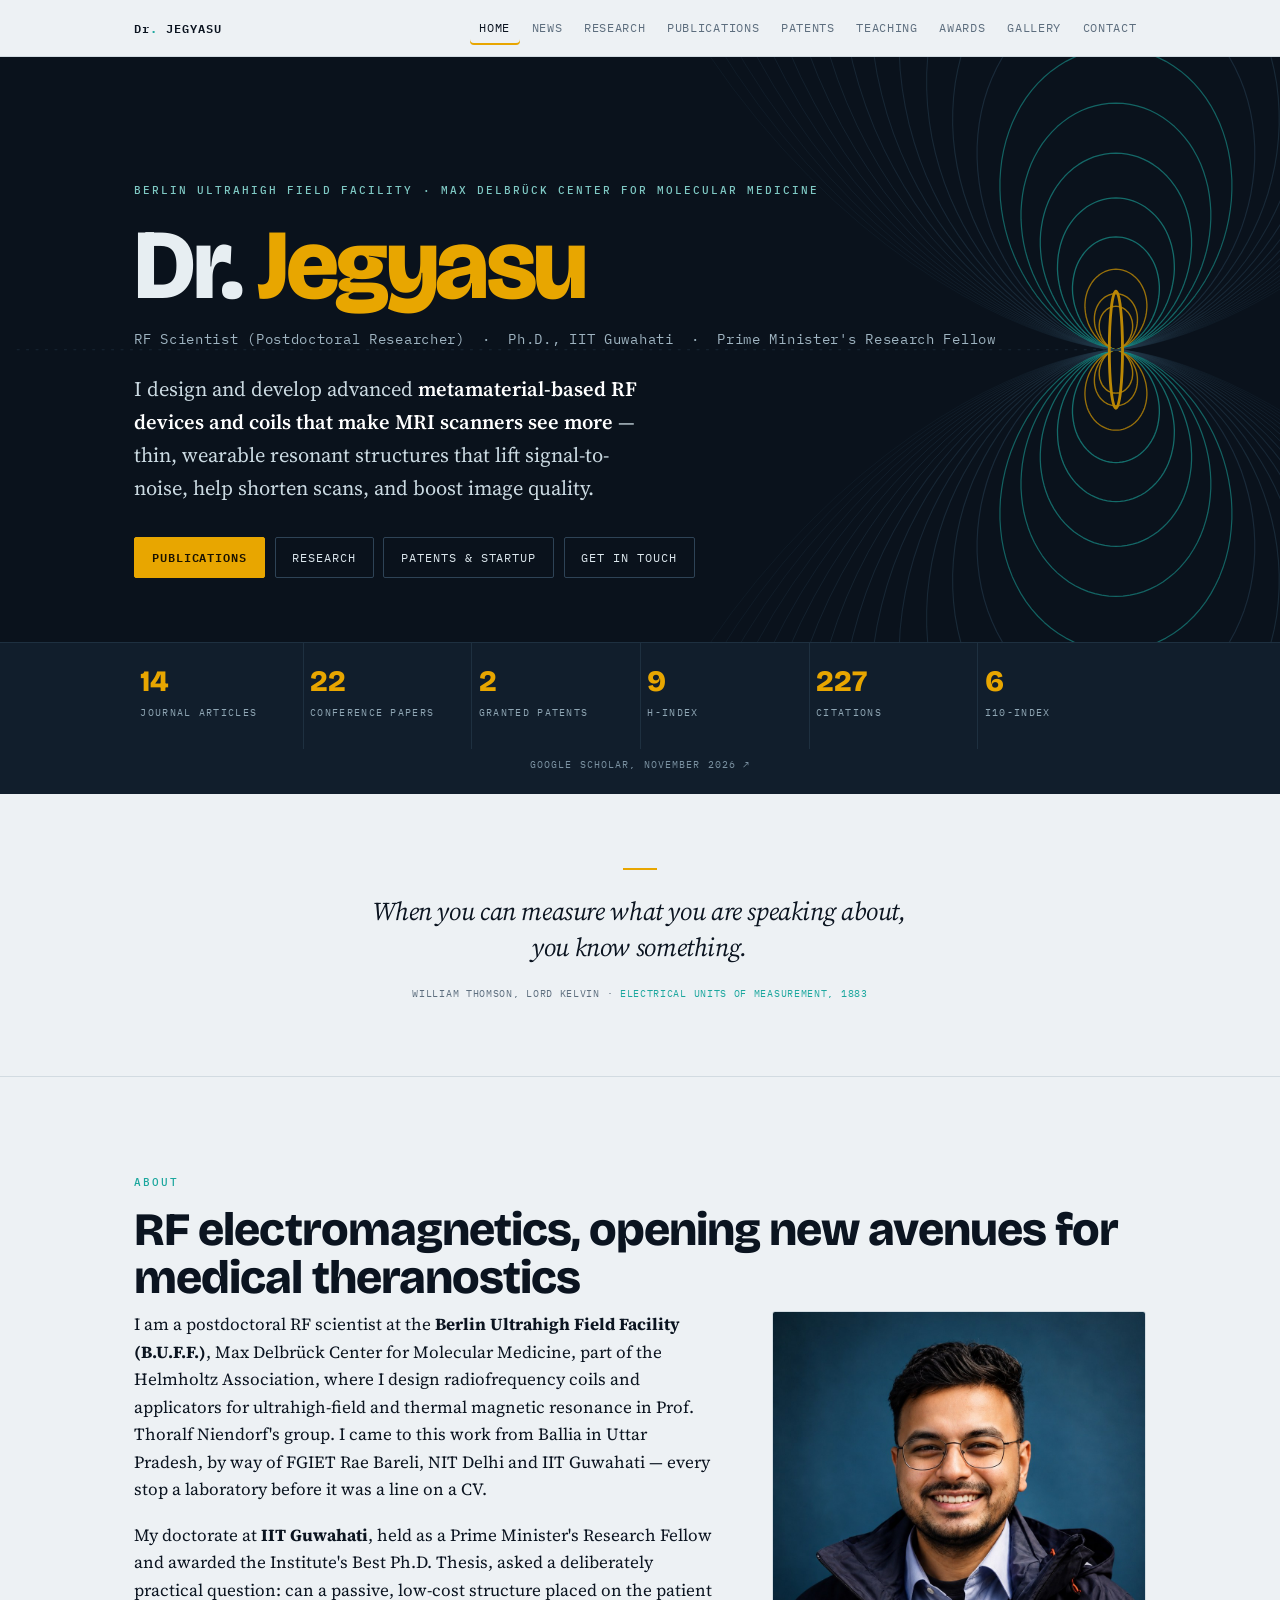
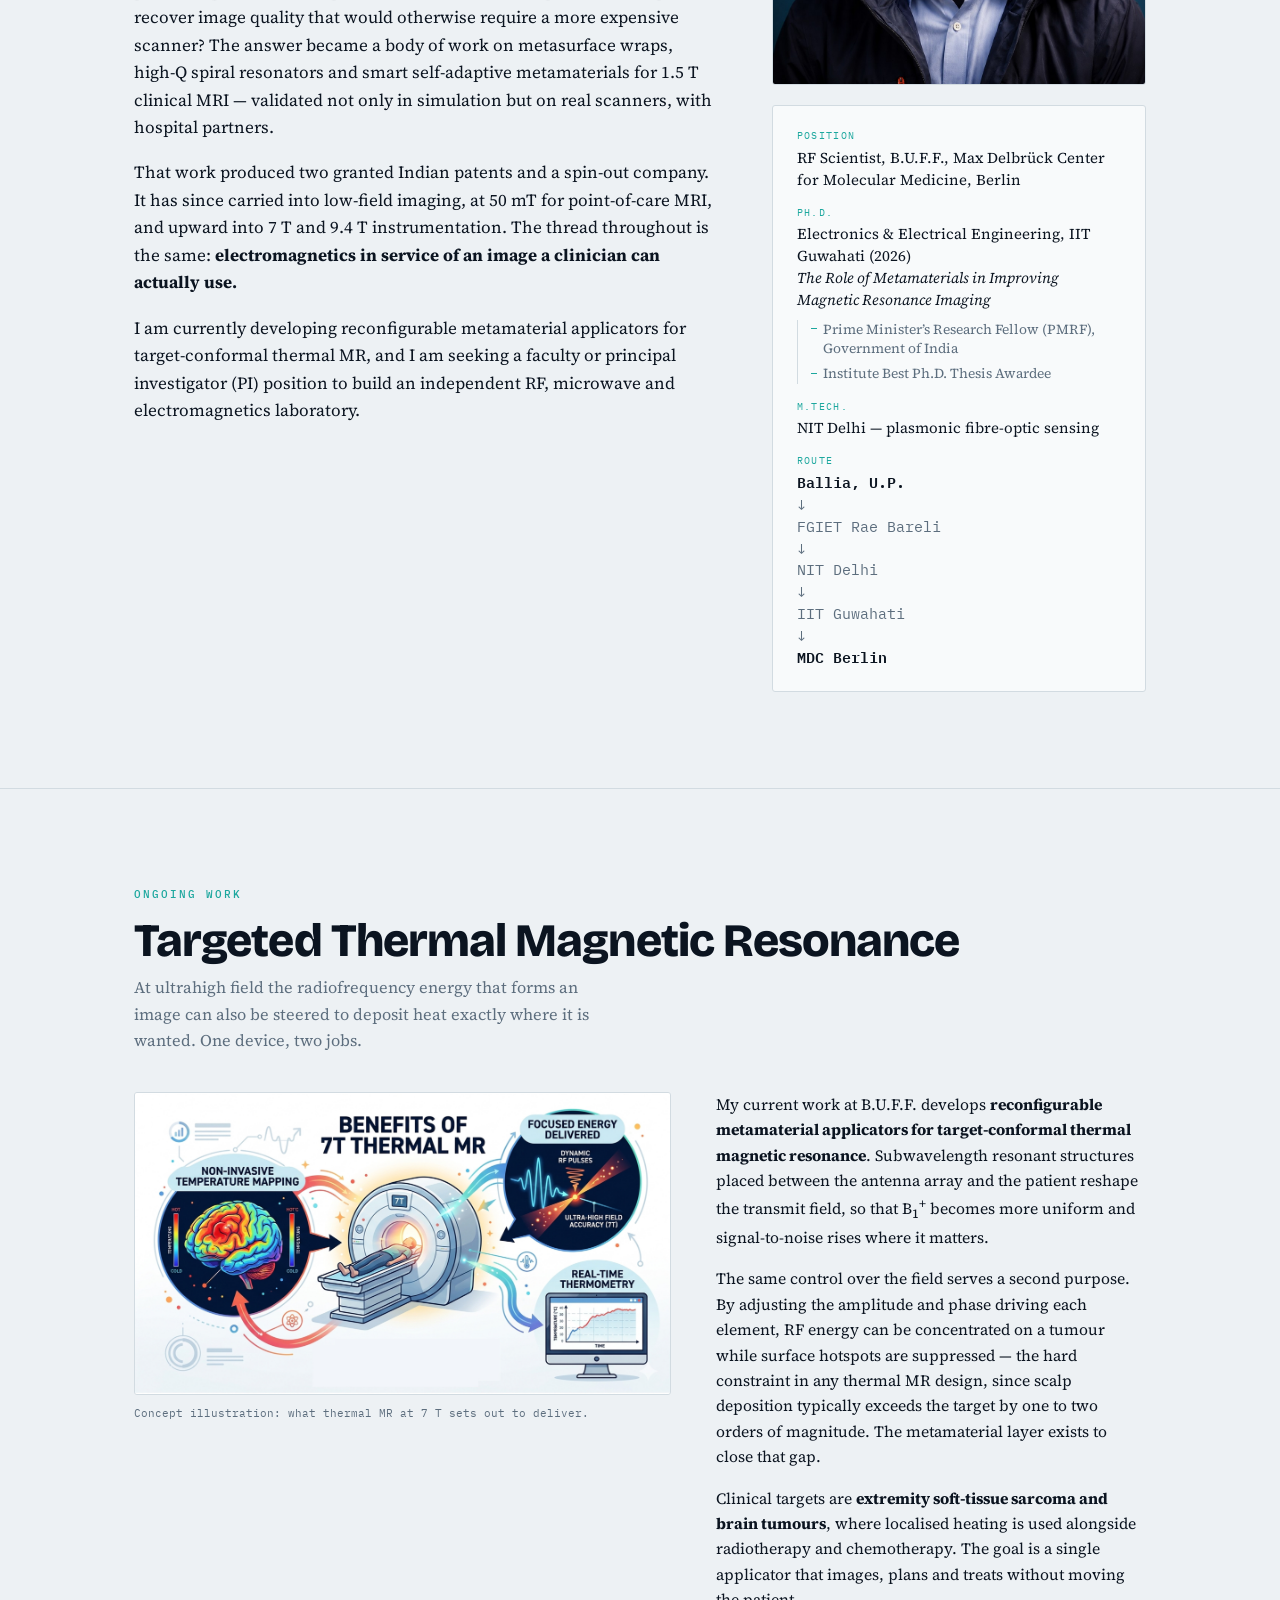
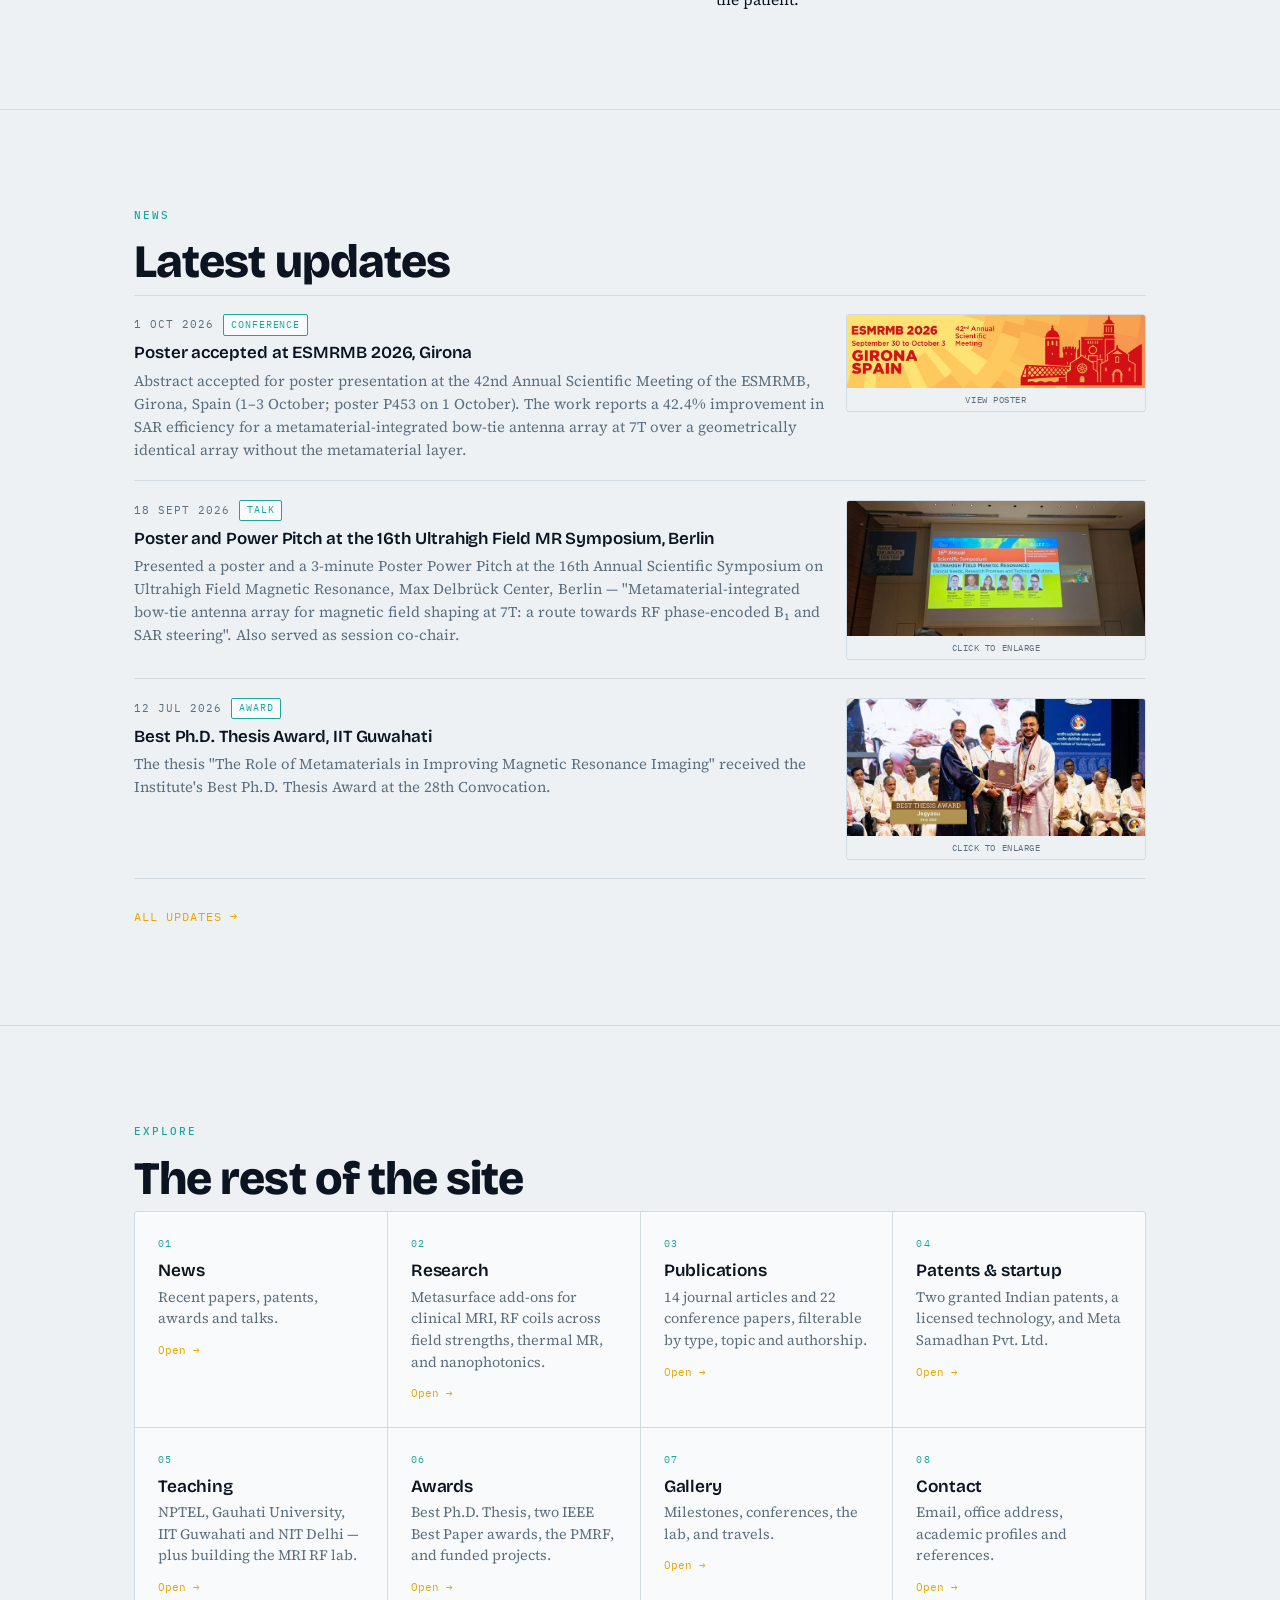
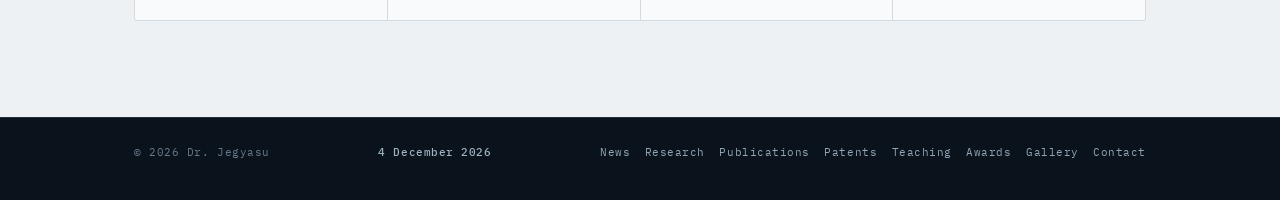
<file: index.html>
<!DOCTYPE html>
<html lang="en">
<head>
<meta charset="utf-8">
<meta name="viewport" content="width=device-width, initial-scale=1">
<title>Dr. Jegyasu — RF Scientist | Metamaterials for MRI</title>
<meta name="description" content="Dr. Jegyasu — RF Scientist at the Berlin Ultrahigh Field Facility, Max Delbrück Center. Electromagnetic metamaterials, metasurfaces and RF coil engineering for magnetic resonance imaging.">
<link rel="preconnect" href="https://fonts.googleapis.com">
<link rel="preconnect" href="https://fonts.gstatic.com" crossorigin>
<link href="https://fonts.googleapis.com/css2?family=Bricolage+Grotesque:opsz,wght@12..96,400;12..96,600;12..96,800&family=Source+Serif+4:ital,opsz,wght@0,8..60,400;0,8..60,600;1,8..60,400&family=IBM+Plex+Mono:wght@400;500;600&display=swap" rel="stylesheet">
<link rel="stylesheet" href="style.css">
</head>
<body>
<nav class="nav">
  <div class="nav-in">
    <a class="brand" href="index.html">Dr<span>.</span> JEGYASU</a>
    <div class="nav-links">
      <a href="index.html" class="on">Home</a>
      <a href="news.html">News</a>
      <a href="research.html">Research</a>
      <a href="publications.html">Publications</a>
      <a href="patents.html">Patents</a>
      <a href="teaching.html">Teaching</a>
      <a href="awards.html">Awards</a>
      <a href="gallery.html">Gallery</a>
      <a href="contact.html">Contact</a>
    </div>
  </div>
</nav><header class="hero" id="top">
  <svg id="lattice" aria-hidden="true" preserveAspectRatio="xMidYMid slice"></svg>
  <div class="wrap hero-in">
    <p class="eyebrow">Berlin Ultrahigh Field Facility · Max Delbrück Center for Molecular Medicine</p>
    <h1>Dr. <em>Jegyasu</em></h1>
    <p class="role">RF Scientist (Postdoctoral Researcher) &nbsp;·&nbsp; Ph.D., IIT Guwahati &nbsp;·&nbsp; Prime Minister's Research Fellow</p>
    <p class="thesis">I design and develop advanced <b>metamaterial-based RF devices and coils that make MRI scanners see more</b> — thin, wearable resonant structures that lift signal-to-noise, help shorten scans, and boost image quality.</p>
    <div class="hero-cta">
      <a class="btn solid" href="publications.html">Publications</a>
      <a class="btn" href="research.html">Research</a>
      <a class="btn" href="patents.html">Patents &amp; startup</a>
      <a class="btn" href="contact.html">Get in touch</a>
    </div>
  </div>
</header><div class="metrics">
  <!-- h-index, citations, i10-index and the date are filled in from metrics.json
       (refreshed daily by .github/workflows/scholar.yml). The numbers written here
       are only a fallback if that file cannot be loaded. -->
  <div class="metrics-in">
    <div class="metric"><b>14</b><span>Journal articles</span></div>
    <div class="metric"><b>22</b><span>Conference papers</span></div>
    <div class="metric"><b>2</b><span>Granted patents</span></div>
    <div class="metric"><b id="m-h">8</b><span>h-index</span></div>
    <div class="metric"><b id="m-cit">219</b><span>Citations</span></div>
    <div class="metric"><b id="m-i10">6</b><span>i10-index</span></div>
  </div>
  <p class="metrics-note">
    <a href="https://scholar.google.com/citations?user=ivT6MMMAAAAJ&amp;hl=en" target="_blank" rel="noopener">Google Scholar, <span id="m-date">September 2026</span> &nearr;</a>
  </p>
</div>


<section class="quote"><div class="wrap">
  <figure>
    <blockquote><span>When you can measure what you are speaking about,</span><span>you know something.</span></blockquote>
    <figcaption>William Thomson, Lord Kelvin &middot; <span>Electrical Units of Measurement, 1883</span></figcaption>
  </figure>
</div></section>

<section id="about"><div class="wrap">
  <p class="eyebrow">About</p>
  <h2 class="sec-title">RF electromagnetics, opening new avenues for medical theranostics</h2>
  <div class="about-grid">
    <div>
      <p>I am a postdoctoral RF scientist at the <b>Berlin Ultrahigh Field Facility (B.U.F.F.)</b>, Max Delbrück Center for Molecular Medicine, part of the Helmholtz Association, where I design radiofrequency coils and applicators for ultrahigh-field and thermal magnetic resonance in Prof. Thoralf Niendorf's group. I came to this work from Ballia in Uttar Pradesh, by way of FGIET Rae Bareli, NIT Delhi and IIT Guwahati — every stop a laboratory before it was a line on a CV.</p>
      <p>My doctorate at <b>IIT Guwahati</b>, held as a Prime Minister's Research Fellow and awarded the Institute's Best Ph.D. Thesis, asked a deliberately practical question: can a passive, low-cost structure placed on the patient recover image quality that would otherwise require a more expensive scanner? The answer became a body of work on metasurface wraps, high-Q spiral resonators and smart self-adaptive metamaterials for 1.5 T clinical MRI — validated not only in simulation but on real scanners, with hospital partners.</p>
      <p>That work produced two granted Indian patents and a spin-out company. It has since carried into low-field imaging, at 50 mT for point-of-care MRI, and upward into 7 T and 9.4 T instrumentation. The thread throughout is the same: <b>electromagnetics in service of an image a clinician can actually use.</b></p>
      <p>I am currently developing reconfigurable metamaterial applicators for target-conformal thermal MR, and I am seeking a faculty or principal investigator (PI) position to build an independent RF, microwave and electromagnetics laboratory.</p>
    </div>
    <aside>
      <figure class="portrait">
        <!-- Photo: portrait.jpg, sitting next to index.html at the repo root.
             Bump ?v= when you replace the file, so browsers and the GitHub Pages
             CDN fetch the new image instead of the cached one. -->
        <img src="portrait.jpg?v=2026-08" alt="Portrait of Dr. Jegyasu, RF Scientist at the Berlin Ultrahigh Field Facility"
             width="1000" height="1000" decoding="async"
             onerror="this.closest('.portrait').classList.add('noimg')">
        <span class="ph-note">Portrait &rarr; portrait.jpg</span>
      </figure>
      <div class="facts">
      <dl>
        <div><dt>Position</dt><dd>RF Scientist, B.U.F.F., Max Delbrück Center for Molecular Medicine, Berlin</dd></div>
        <div><dt>Ph.D.</dt><dd>Electronics &amp; Electrical Engineering, IIT Guwahati (2026)<br><em>The Role of Metamaterials in Improving Magnetic Resonance Imaging</em>
          <ul class="subfacts">
            <li>Prime Minister’s Research Fellow (PMRF), Government of India</li>
            <li>Institute Best Ph.D. Thesis Awardee</li>
          </ul>
        </dd></div>
        <div><dt>M.Tech.</dt><dd>NIT Delhi — plasmonic fibre-optic sensing</dd></div>
        <div><dt>Route</dt><dd class="path">
          <b>Ballia, U.P.</b><br>↓<br>FGIET Rae Bareli<br>↓<br>NIT Delhi<br>↓<br>IIT Guwahati<br>↓<br><b>MDC Berlin</b>
        </dd></div>
      </dl>
      </div>
    </aside>
  </div>
</div></section>

<section id="ongoing"><div class="wrap">
  <p class="eyebrow">Ongoing work</p>
  <h2 class="sec-title">Targeted Thermal Magnetic Resonance</h2>
  <p class="sec-lede">At ultrahigh field the radiofrequency energy that forms an image can also be steered to deposit heat exactly where it is wanted. One device, two jobs.</p>
  <div class="feature-grid">
    <figure class="feature">
      <img src="thermal-mr.jpg" alt="Infographic: benefits of 7 T thermal MR — non-invasive temperature mapping of the brain, focused delivery of dynamic RF pulses at ultrahigh field, and real-time thermometry read back during the procedure.">
      <figcaption>Concept illustration: what thermal MR at 7&nbsp;T sets out to deliver.</figcaption>
    </figure>
    <div class="feature-text">
      <p>My current work at B.U.F.F. develops <b>reconfigurable metamaterial applicators for target-conformal thermal magnetic resonance</b>. Subwavelength resonant structures placed between the antenna array and the patient reshape the transmit field, so that B<sub>1</sub><sup>+</sup> becomes more uniform and signal-to-noise rises where it matters.</p>
      <p>The same control over the field serves a second purpose. By adjusting the amplitude and phase driving each element, RF energy can be concentrated on a tumour while surface hotspots are suppressed &mdash; the hard constraint in any thermal MR design, since scalp deposition typically exceeds the target by one to two orders of magnitude. The metamaterial layer exists to close that gap.</p>
      <p>Clinical targets are <b>extremity soft-tissue sarcoma and brain tumours</b>, where localised heating is used alongside radiotherapy and chemotherapy. The goal is a single applicator that images, plans and treats without moving the patient.</p>
    </div>
  </div>
</div></section>

<section><div class="wrap">
  <p class="eyebrow">News</p>
  <h2 class="sec-title">Latest updates</h2>
  <div id="news-home"><p class="empty">Loading&hellip;</p></div>
  <p class="more"><a href="news.html">All updates &rarr;</a></p>
</div></section>

<section><div class="wrap">
  <p class="eyebrow">Explore</p>
  <h2 class="sec-title">The rest of the site</h2>
  <div class="index-grid">
    <a class="index-card" href="news.html"><span class="k">01</span><h3>News</h3><p>Recent papers, patents, awards and talks.</p><span class="go">Open &rarr;</span></a>
    <a class="index-card" href="research.html"><span class="k">02</span><h3>Research</h3><p>Metasurface add-ons for clinical MRI, RF coils across field strengths, thermal MR, and nanophotonics.</p><span class="go">Open &rarr;</span></a>
    <a class="index-card" href="publications.html"><span class="k">03</span><h3>Publications</h3><p>14 journal articles and 22 conference papers, filterable by type, topic and authorship.</p><span class="go">Open &rarr;</span></a>
    <a class="index-card" href="patents.html"><span class="k">04</span><h3>Patents &amp; startup</h3><p>Two granted Indian patents, a licensed technology, and Meta Samadhan Pvt. Ltd.</p><span class="go">Open &rarr;</span></a>
    <a class="index-card" href="teaching.html"><span class="k">05</span><h3>Teaching</h3><p>NPTEL, Gauhati University, IIT Guwahati and NIT Delhi &mdash; plus building the MRI RF lab.</p><span class="go">Open &rarr;</span></a>
    <a class="index-card" href="awards.html"><span class="k">06</span><h3>Awards</h3><p>Best Ph.D. Thesis, two IEEE Best Paper awards, the PMRF, and funded projects.</p><span class="go">Open &rarr;</span></a>
    <a class="index-card" href="gallery.html"><span class="k">07</span><h3>Gallery</h3><p>Milestones, conferences, the lab, and travels.</p><span class="go">Open &rarr;</span></a>
    <a class="index-card" href="contact.html"><span class="k">08</span><h3>Contact</h3><p>Email, office address, academic profiles and references.</p><span class="go">Open &rarr;</span></a>
  </div>
</div></section>
<footer><div class="wrap">
  <span>&copy; <span id="yr"></span> Dr. Jegyasu</span>
  <span class="updated"><b id="updated">&mdash;</b></span>
  <span class="visits">Visitors <b id="visits">&mdash;</b></span>
  <span class="fnav"><a href="news.html">News</a> <a href="research.html">Research</a> <a href="publications.html">Publications</a> <a href="patents.html">Patents</a> <a href="teaching.html">Teaching</a> <a href="awards.html">Awards</a> <a href="gallery.html">Gallery</a> <a href="contact.html">Contact</a></span>
</div></footer>
<script src="hero.js"></script>
<script src="news.js"></script>
<script src="site.js"></script>
<script src="live.js"></script>
</body>
</html>
</file>
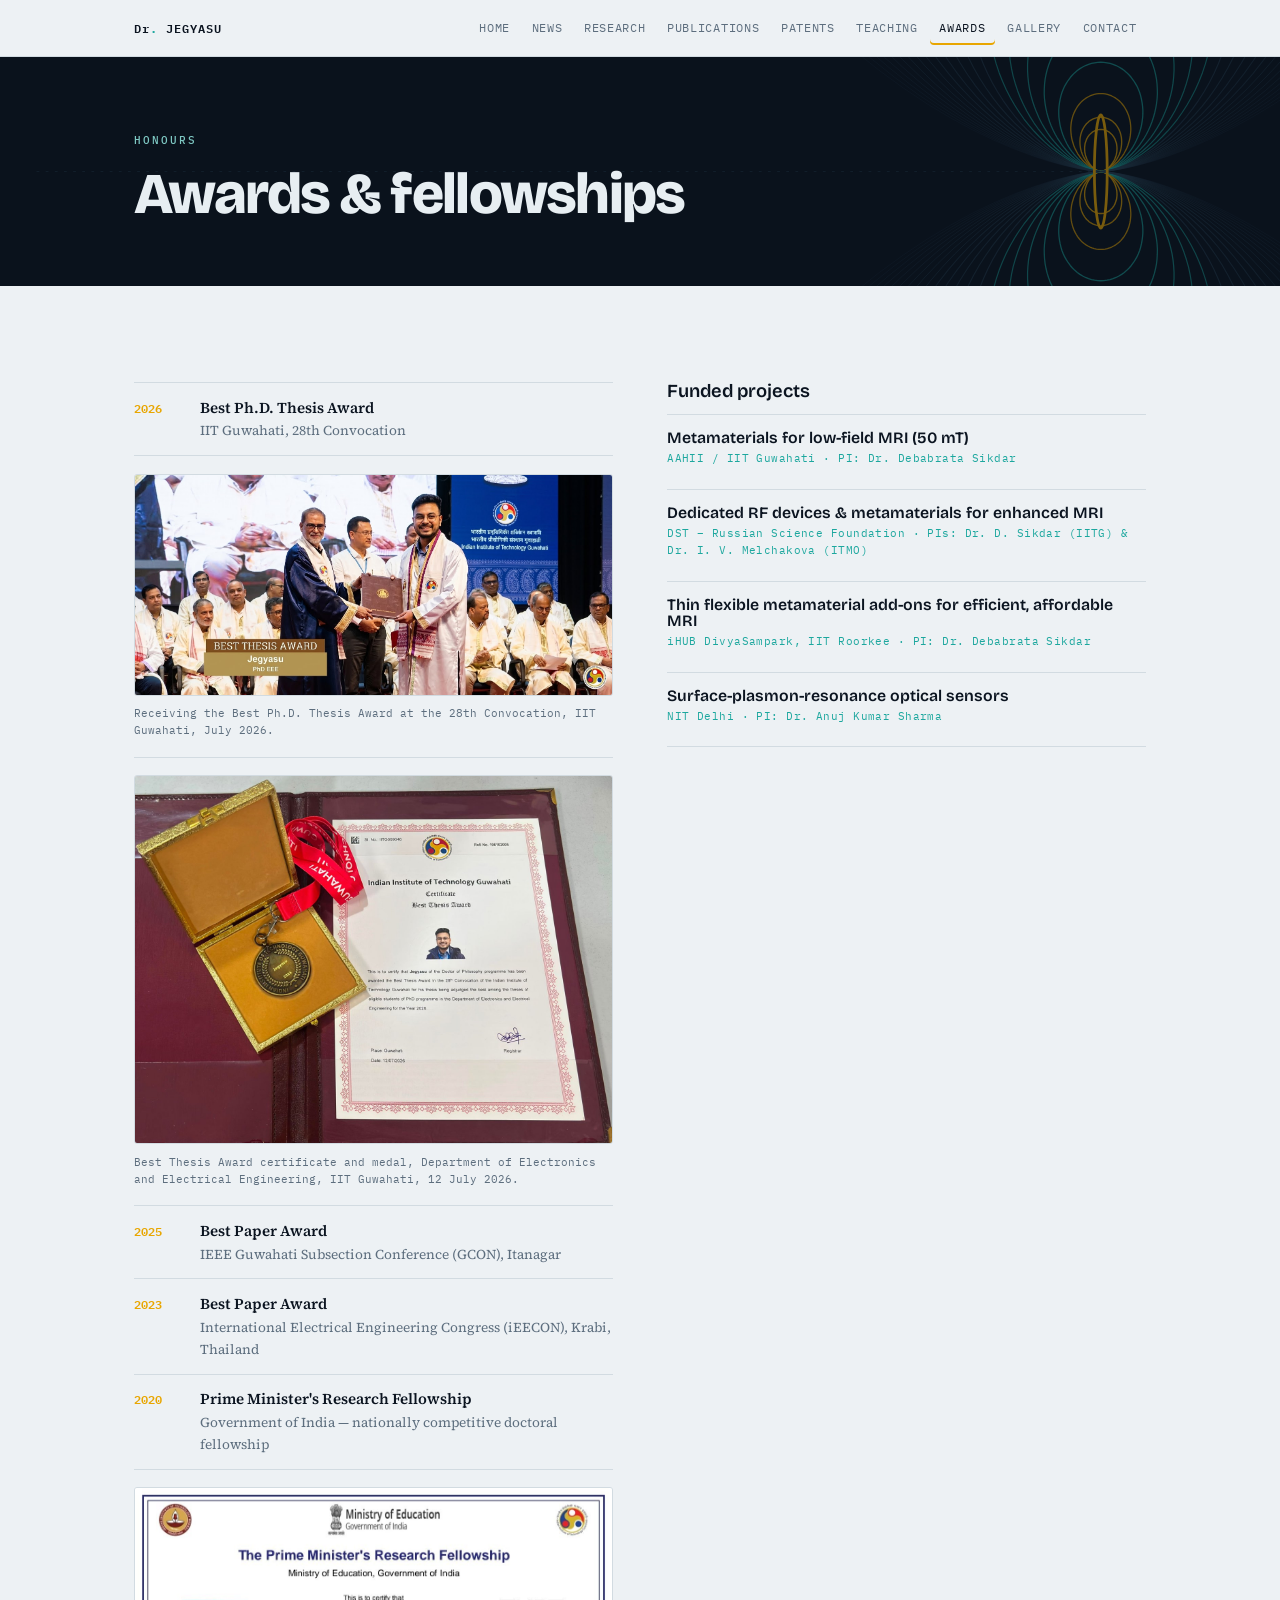
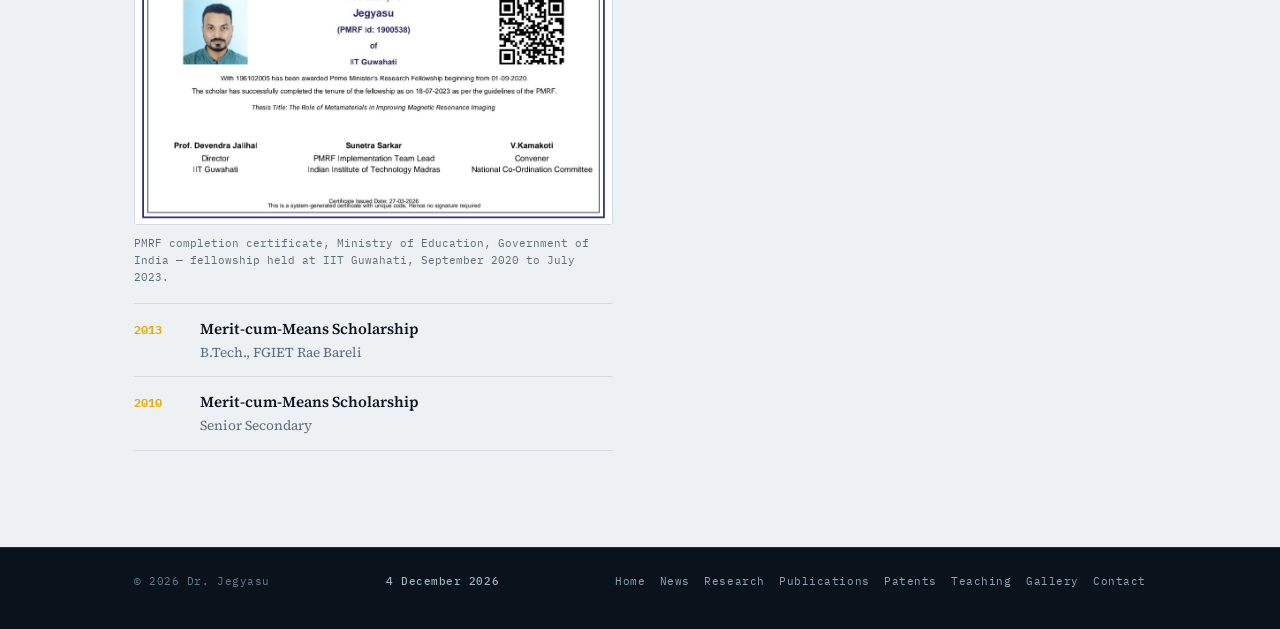
<file: awards.html>
<!DOCTYPE html>
<html lang="en">
<head>
<meta charset="utf-8">
<meta name="viewport" content="width=device-width, initial-scale=1">
<title>Awards &mdash; Dr. Jegyasu</title>
<meta name="description" content="Dr. Jegyasu — RF Scientist at the Berlin Ultrahigh Field Facility, Max Delbrück Center. Electromagnetic metamaterials, metasurfaces and RF coil engineering for magnetic resonance imaging.">
<link rel="preconnect" href="https://fonts.googleapis.com">
<link rel="preconnect" href="https://fonts.gstatic.com" crossorigin>
<link href="https://fonts.googleapis.com/css2?family=Bricolage+Grotesque:opsz,wght@12..96,400;12..96,600;12..96,800&family=Source+Serif+4:ital,opsz,wght@0,8..60,400;0,8..60,600;1,8..60,400&family=IBM+Plex+Mono:wght@400;500;600&display=swap" rel="stylesheet">
<link rel="stylesheet" href="style.css">
</head>
<body>
<nav class="nav">
  <div class="nav-in">
    <a class="brand" href="index.html">Dr<span>.</span> JEGYASU</a>
    <div class="nav-links">
      <a href="index.html">Home</a>
      <a href="news.html">News</a>
      <a href="research.html">Research</a>
      <a href="publications.html">Publications</a>
      <a href="patents.html">Patents</a>
      <a href="teaching.html">Teaching</a>
      <a href="awards.html" class="on">Awards</a>
      <a href="gallery.html">Gallery</a>
      <a href="contact.html">Contact</a>
    </div>
  </div>
</nav><header class="pagehead">
  <svg id="lattice" aria-hidden="true" preserveAspectRatio="xMidYMid slice"></svg>
  <div class="wrap">
    <p class="eyebrow">Honours</p>
    <h1>Awards &amp; fellowships</h1>
    
  </div>
</header>
<section><div class="wrap">
<div class="two">
    <ul class="awards">
      <li><span class="yr">2026</span><span class="what"><b>Best Ph.D. Thesis Award</b><span>IIT Guwahati, 28th Convocation</span></span></li>
      <li class="award-fig">
        <figure>
          <img src="convocation.jpg" alt="Receiving the Best Ph.D. Thesis Award on stage at the 28th Convocation of IIT Guwahati.">
          <figcaption>Receiving the Best Ph.D. Thesis Award at the 28th Convocation, IIT Guwahati, July 2026.</figcaption>
        </figure>
      </li>
      <li class="award-fig">
        <figure>
          <img src="thesis-award-certificate.jpg" alt="IIT Guwahati Best Thesis Award certificate and medal engraved with Jegyasu 2026, shown in its presentation box.">
          <figcaption>Best Thesis Award certificate and medal, Department of Electronics and Electrical Engineering, IIT Guwahati, 12 July 2026.</figcaption>
        </figure>
      </li>
      <li><span class="yr">2025</span><span class="what"><b>Best Paper Award</b><span>IEEE Guwahati Subsection Conference (GCON), Itanagar</span></span></li>
      <li><span class="yr">2023</span><span class="what"><b>Best Paper Award</b><span>International Electrical Engineering Congress (iEECON), Krabi, Thailand</span></span></li>
      <li><span class="yr">2020</span><span class="what"><b>Prime Minister's Research Fellowship</b><span>Government of India — nationally competitive doctoral fellowship</span></span></li>
      <li class="award-fig">
        <figure>
          <img src="pmrf-certificate.jpg" alt="Prime Minister's Research Fellowship completion certificate issued by the Ministry of Education, Government of India, to Jegyasu of IIT Guwahati.">
          <figcaption>PMRF completion certificate, Ministry of Education, Government of India &mdash; fellowship held at IIT Guwahati, September 2020 to July 2023.</figcaption>
        </figure>
      </li>
      <li><span class="yr">2013</span><span class="what"><b>Merit-cum-Means Scholarship</b><span>B.Tech., FGIET Rae Bareli</span></span></li>
      <li><span class="yr">2010</span><span class="what"><b>Merit-cum-Means Scholarship</b><span>Senior Secondary</span></span></li>
    </ul>
    <div>
      <h3 style="font-size:1.15rem;font-weight:600;margin-bottom:.8rem">Funded projects</h3>
      <ul class="tlist">
        <li><h4>Metamaterials for low-field MRI (50 mT)</h4><span class="where">AAHII / IIT Guwahati · PI: Dr. Debabrata Sikdar</span></li>
        <li><h4>Dedicated RF devices &amp; metamaterials for enhanced MRI</h4><span class="where">DST – Russian Science Foundation · PIs: Dr. D. Sikdar (IITG) &amp; Dr. I. V. Melchakova (ITMO)</span></li>
        <li><h4>Thin flexible metamaterial add-ons for efficient, affordable MRI</h4><span class="where">iHUB DivyaSampark, IIT Roorkee · PI: Dr. Debabrata Sikdar</span></li>
        <li><h4>Surface-plasmon-resonance optical sensors</h4><span class="where">NIT Delhi · PI: Dr. Anuj Kumar Sharma</span></li>
      </ul>
    </div>
  </div>
</div></section>
<footer><div class="wrap">
  <span>&copy; <span id="yr"></span> Dr. Jegyasu</span>
  <span class="updated"><b id="updated">&mdash;</b></span>
  <span class="visits">Visitors <b id="visits">&mdash;</b></span>
  <span class="fnav"><a href="index.html">Home</a> <a href="news.html">News</a> <a href="research.html">Research</a> <a href="publications.html">Publications</a> <a href="patents.html">Patents</a> <a href="teaching.html">Teaching</a> <a href="gallery.html">Gallery</a> <a href="contact.html">Contact</a></span>
</div></footer>
<script src="hero.js"></script>
<script src="site.js"></script>
<script src="live.js"></script>
</body>
</html>
</file>
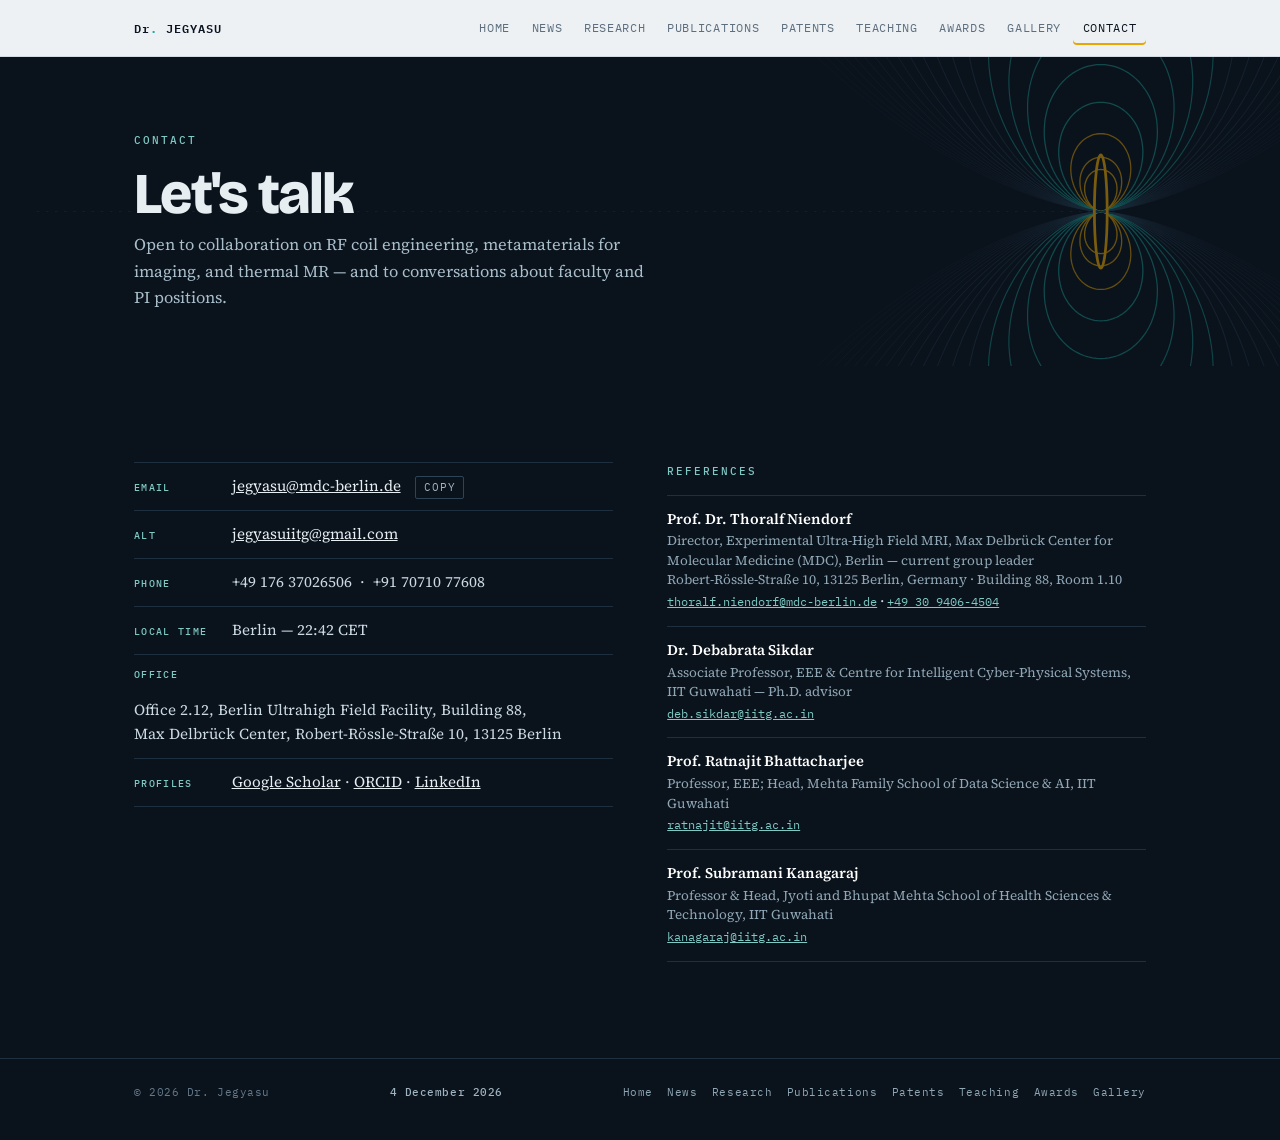
<file: contact.html>
<!DOCTYPE html>
<html lang="en">
<head>
<meta charset="utf-8">
<meta name="viewport" content="width=device-width, initial-scale=1">
<title>Contact &mdash; Dr. Jegyasu</title>
<meta name="description" content="Dr. Jegyasu — RF Scientist at the Berlin Ultrahigh Field Facility, Max Delbrück Center. Electromagnetic metamaterials, metasurfaces and RF coil engineering for magnetic resonance imaging.">
<link rel="preconnect" href="https://fonts.googleapis.com">
<link rel="preconnect" href="https://fonts.gstatic.com" crossorigin>
<link href="https://fonts.googleapis.com/css2?family=Bricolage+Grotesque:opsz,wght@12..96,400;12..96,600;12..96,800&family=Source+Serif+4:ital,opsz,wght@0,8..60,400;0,8..60,600;1,8..60,400&family=IBM+Plex+Mono:wght@400;500;600&display=swap" rel="stylesheet">
<link rel="stylesheet" href="style.css">
</head>
<body>
<nav class="nav">
  <div class="nav-in">
    <a class="brand" href="index.html">Dr<span>.</span> JEGYASU</a>
    <div class="nav-links">
      <a href="index.html">Home</a>
      <a href="news.html">News</a>
      <a href="research.html">Research</a>
      <a href="publications.html">Publications</a>
      <a href="patents.html">Patents</a>
      <a href="teaching.html">Teaching</a>
      <a href="awards.html">Awards</a>
      <a href="gallery.html">Gallery</a>
      <a href="contact.html" class="on">Contact</a>
    </div>
  </div>
</nav><header class="pagehead">
  <svg id="lattice" aria-hidden="true" preserveAspectRatio="xMidYMid slice"></svg>
  <div class="wrap">
    <p class="eyebrow">Contact</p>
    <h1>Let's talk</h1>
    <p class="sub">Open to collaboration on RF coil engineering, metamaterials for imaging, and thermal MR — and to conversations about faculty and PI positions.</p>
  </div>
</header>
<section class="contact"><div class="wrap">
<div class="ct-grid">
    <div>
      <div class="ct-line"><b>Email</b><a href="mailto:jegyasu@mdc-berlin.de">jegyasu@mdc-berlin.de</a> <button id="copybtn" type="button">Copy</button></div>
      <div class="ct-line"><b>Alt</b><a href="mailto:jegyasuiitg@gmail.com">jegyasuiitg@gmail.com</a></div>
      <div class="ct-line"><b>Phone</b><span>+49 176 37026506 &nbsp;·&nbsp; +91 70710 77608</span></div>
      <div class="ct-line"><b>Local time</b><span>Berlin &mdash; <span id="berlin-time">&mdash;</span></span></div>
      <div class="ct-line"><b>Office</b><span>Office 2.12, Berlin Ultrahigh Field Facility, Building 88,<br>Max Delbrück Center, Robert-Rössle-Straße 10, 13125 Berlin</span></div>
      <div class="ct-line"><b>Profiles</b><span>
        <a href="https://scholar.google.com/citations?user=ivT6MMMAAAAJ&hl=en" target="_blank" rel="noopener">Google Scholar</a> ·
        <a href="https://orcid.org/0000-0002-0579-778X" target="_blank" rel="noopener">ORCID</a> ·
        <a href="http://www.linkedin.com/in/jegyasu" target="_blank" rel="noopener">LinkedIn</a>
      </span></div>
    </div>
    <div>
      <p class="eyebrow" style="color:var(--flux-dim)">References</p>
      <ul class="refs">
        <li><b>Prof. Dr. Thoralf Niendorf</b><span>Director, Experimental Ultra-High Field MRI, Max Delbrück Center for Molecular Medicine (MDC), Berlin — current group leader</span><span>Robert-Rössle-Straße 10, 13125 Berlin, Germany · Building 88, Room 1.10</span><a href="mailto:thoralf.niendorf@mdc-berlin.de">thoralf.niendorf@mdc-berlin.de</a> · <a href="tel:+493094064504" style="white-space:nowrap">+49 30 9406-4504</a></li>
        <li><b>Dr. Debabrata Sikdar</b><span>Associate Professor, EEE &amp; Centre for Intelligent Cyber-Physical Systems, IIT Guwahati — Ph.D. advisor</span><a href="mailto:deb.sikdar@iitg.ac.in">deb.sikdar@iitg.ac.in</a></li>
        <li><b>Prof. Ratnajit Bhattacharjee</b><span>Professor, EEE; Head, Mehta Family School of Data Science &amp; AI, IIT Guwahati</span><a href="mailto:ratnajit@iitg.ac.in">ratnajit@iitg.ac.in</a></li>
        <li><b>Prof. Subramani Kanagaraj</b><span>Professor &amp; Head, Jyoti and Bhupat Mehta School of Health Sciences &amp; Technology, IIT Guwahati</span><a href="mailto:kanagaraj@iitg.ac.in">kanagaraj@iitg.ac.in</a></li>
      </ul>
    </div>
  </div>
</div></section>
<footer><div class="wrap">
  <span>&copy; <span id="yr"></span> Dr. Jegyasu</span>
  <span class="updated"><b id="updated">&mdash;</b></span>
  <span class="visits">Visitors <b id="visits">&mdash;</b></span>
  <span class="fnav"><a href="index.html">Home</a> <a href="news.html">News</a> <a href="research.html">Research</a> <a href="publications.html">Publications</a> <a href="patents.html">Patents</a> <a href="teaching.html">Teaching</a> <a href="awards.html">Awards</a> <a href="gallery.html">Gallery</a></span>
</div></footer>
<script src="hero.js"></script>
<script src="site.js"></script>
<script src="live.js"></script>
</body>
</html>
</file>
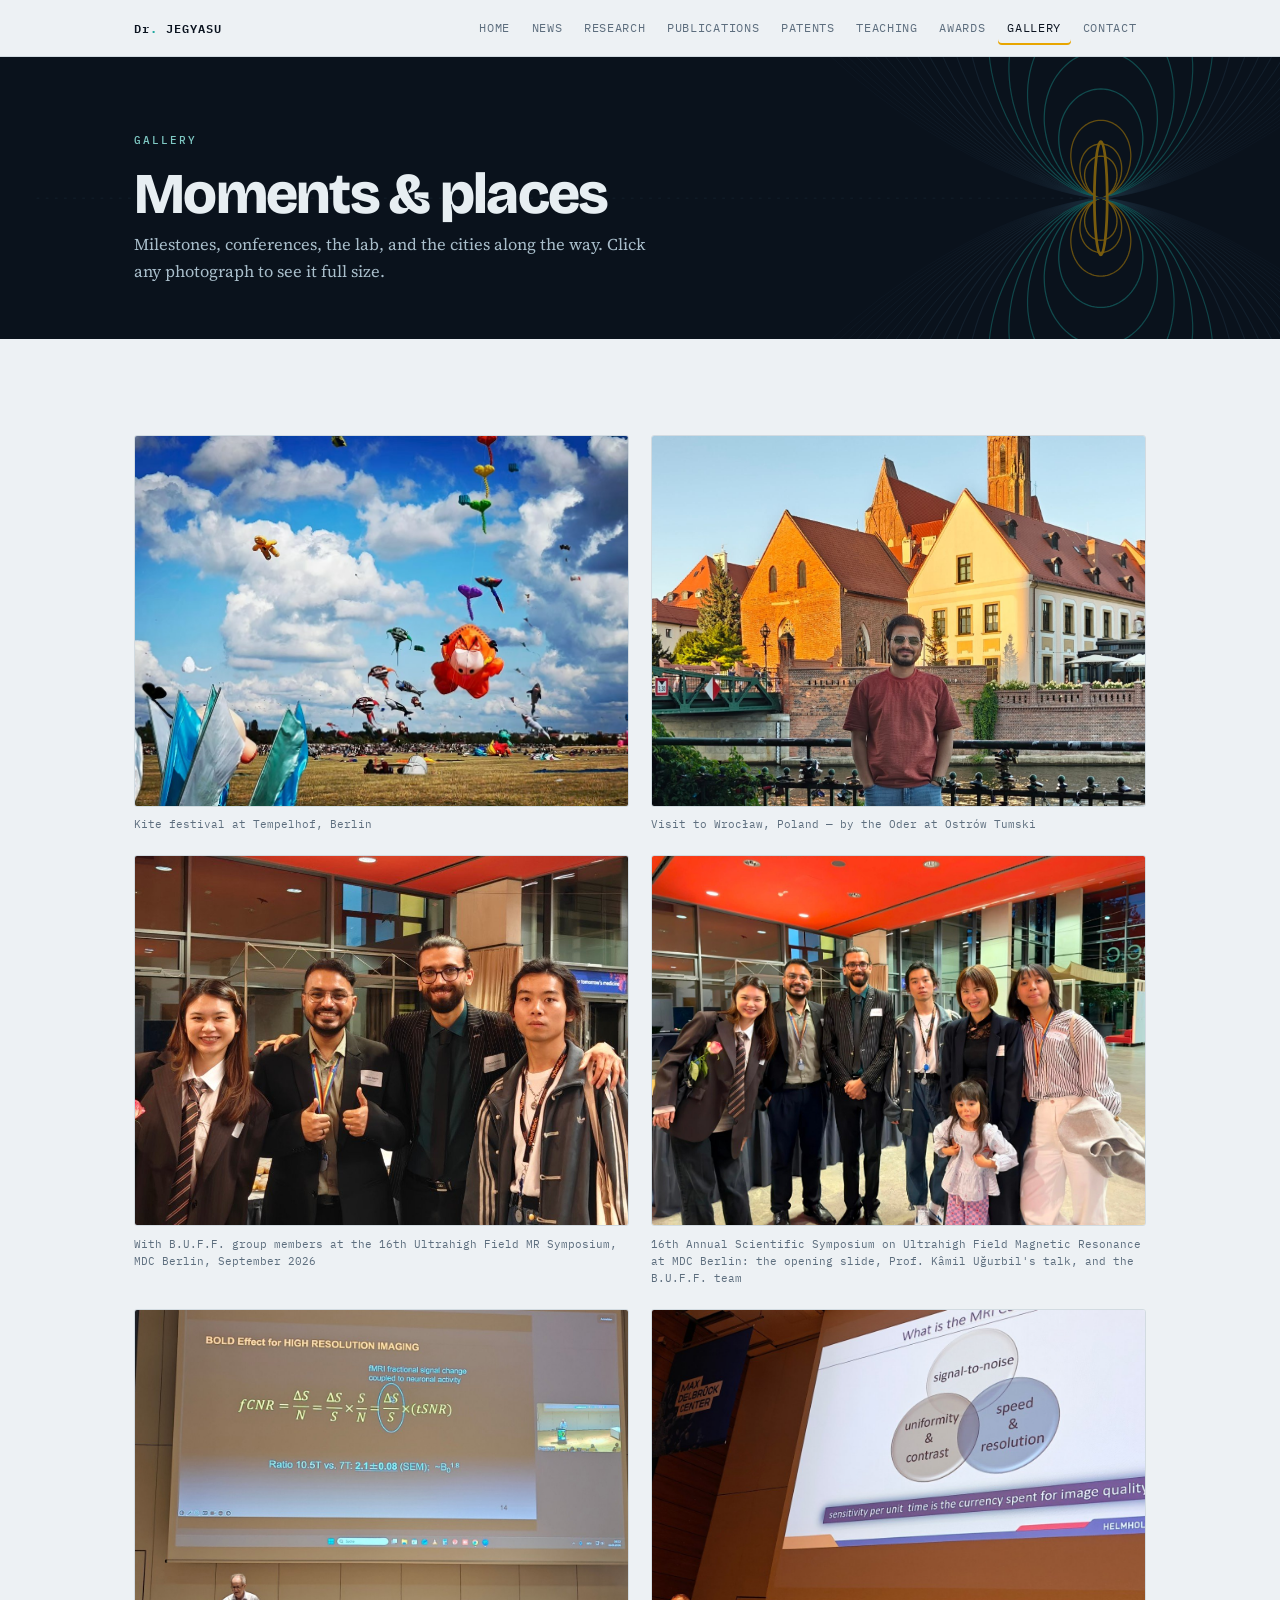
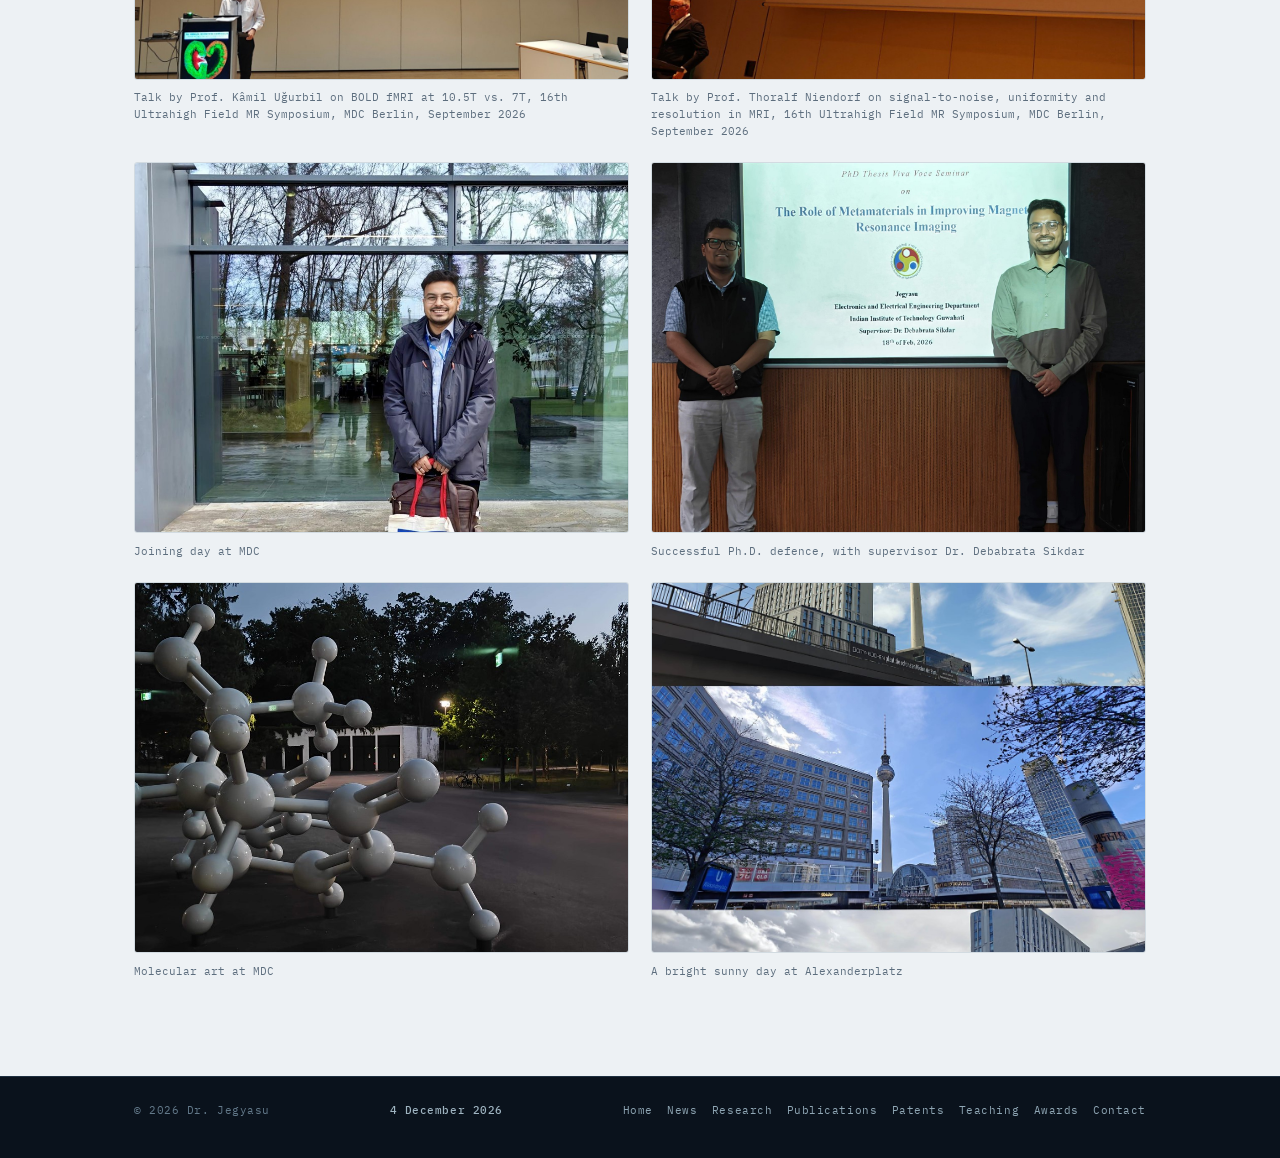
<file: gallery.html>
<!DOCTYPE html>
<html lang="en">
<head>
<meta charset="utf-8">
<meta name="viewport" content="width=device-width, initial-scale=1">
<title>Gallery &mdash; Dr. Jegyasu</title>
<meta name="description" content="Dr. Jegyasu — RF Scientist at the Berlin Ultrahigh Field Facility, Max Delbrück Center. Electromagnetic metamaterials, metasurfaces and RF coil engineering for magnetic resonance imaging.">
<link rel="preconnect" href="https://fonts.googleapis.com">
<link rel="preconnect" href="https://fonts.gstatic.com" crossorigin>
<link href="https://fonts.googleapis.com/css2?family=Bricolage+Grotesque:opsz,wght@12..96,400;12..96,600;12..96,800&family=Source+Serif+4:ital,opsz,wght@0,8..60,400;0,8..60,600;1,8..60,400&family=IBM+Plex+Mono:wght@400;500;600&display=swap" rel="stylesheet">
<link rel="stylesheet" href="style.css">
</head>
<body>
<nav class="nav">
  <div class="nav-in">
    <a class="brand" href="index.html">Dr<span>.</span> JEGYASU</a>
    <div class="nav-links">
      <a href="index.html">Home</a>
      <a href="news.html">News</a>
      <a href="research.html">Research</a>
      <a href="publications.html">Publications</a>
      <a href="patents.html">Patents</a>
      <a href="teaching.html">Teaching</a>
      <a href="awards.html">Awards</a>
      <a href="gallery.html" class="on">Gallery</a>
      <a href="contact.html">Contact</a>
    </div>
  </div>
</nav><header class="pagehead">
  <svg id="lattice" aria-hidden="true" preserveAspectRatio="xMidYMid slice"></svg>
  <div class="wrap">
    <p class="eyebrow">Gallery</p>
    <h1>Moments &amp; places</h1>
    <p class="sub">Milestones, conferences, the lab, and the cities along the way. Click any photograph to see it full size.</p>
  </div>
</header>
<section><div class="wrap">
  <div id="gallery" class="gallery"><p class="empty">Loading&hellip;</p></div>
</div></section>
<footer><div class="wrap">
  <span>&copy; <span id="yr"></span> Dr. Jegyasu</span>
  <span class="updated"><b id="updated">&mdash;</b></span>
  <span class="visits">Visitors <b id="visits">&mdash;</b></span>
  <span class="fnav"><a href="index.html">Home</a> <a href="news.html">News</a> <a href="research.html">Research</a> <a href="publications.html">Publications</a> <a href="patents.html">Patents</a> <a href="teaching.html">Teaching</a> <a href="awards.html">Awards</a> <a href="contact.html">Contact</a></span>
</div></footer>
<script src="hero.js"></script>
<script src="gallery.js"></script>
<script src="site.js"></script>
<script src="live.js"></script>
</body>
</html>
</file>
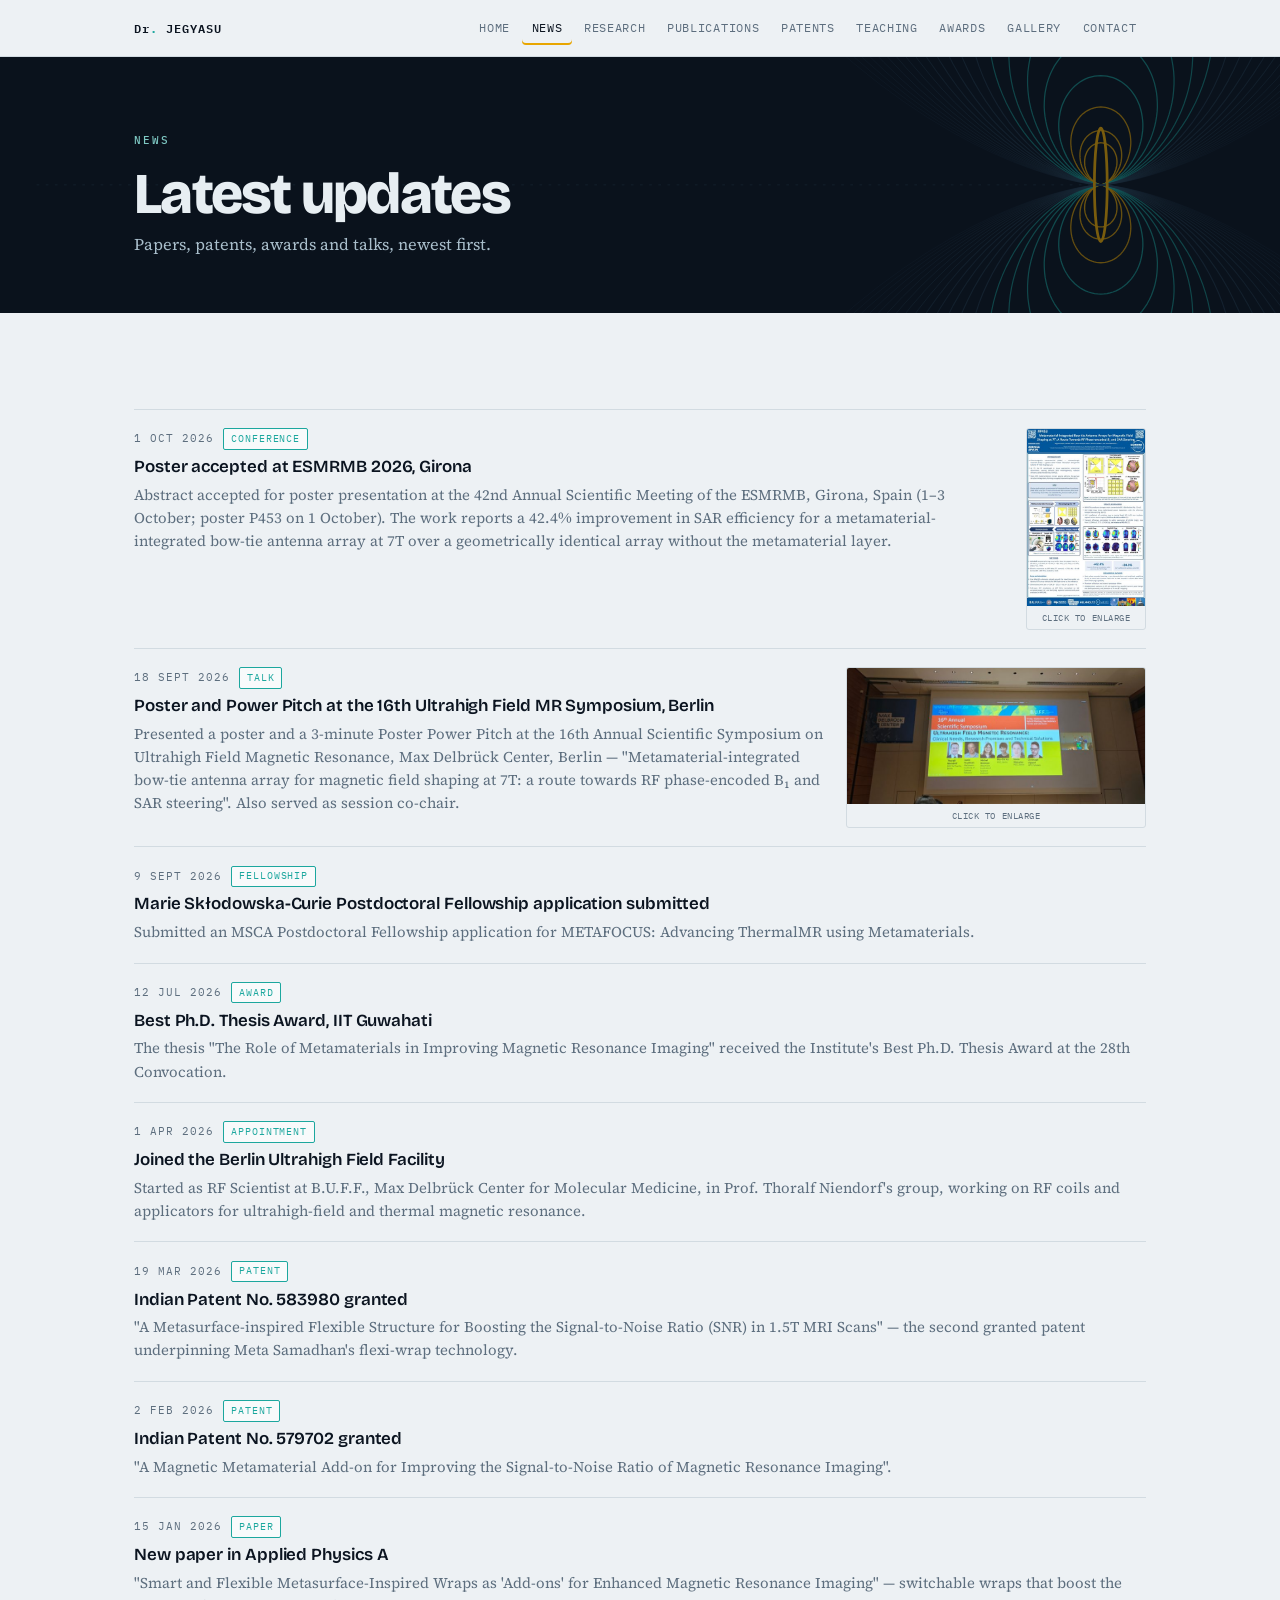
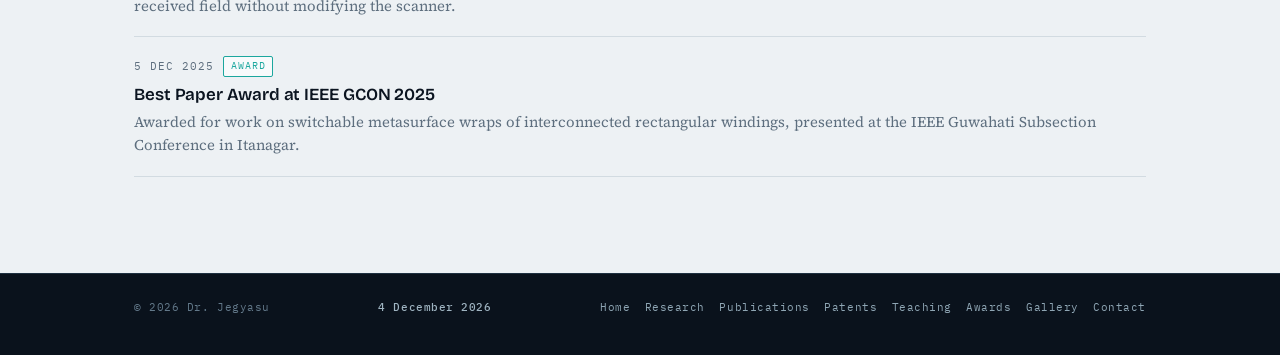
<file: news.html>
<!DOCTYPE html>
<html lang="en">
<head>
<meta charset="utf-8">
<meta name="viewport" content="width=device-width, initial-scale=1">
<title>News &mdash; Dr. Jegyasu</title>
<meta name="description" content="Dr. Jegyasu — RF Scientist at the Berlin Ultrahigh Field Facility, Max Delbrück Center. Electromagnetic metamaterials, metasurfaces and RF coil engineering for magnetic resonance imaging.">
<link rel="preconnect" href="https://fonts.googleapis.com">
<link rel="preconnect" href="https://fonts.gstatic.com" crossorigin>
<link href="https://fonts.googleapis.com/css2?family=Bricolage+Grotesque:opsz,wght@12..96,400;12..96,600;12..96,800&family=Source+Serif+4:ital,opsz,wght@0,8..60,400;0,8..60,600;1,8..60,400&family=IBM+Plex+Mono:wght@400;500;600&display=swap" rel="stylesheet">
<link rel="stylesheet" href="style.css">
</head>
<body>
<nav class="nav">
  <div class="nav-in">
    <a class="brand" href="index.html">Dr<span>.</span> JEGYASU</a>
    <div class="nav-links">
      <a href="index.html">Home</a>
      <a href="news.html" class="on">News</a>
      <a href="research.html">Research</a>
      <a href="publications.html">Publications</a>
      <a href="patents.html">Patents</a>
      <a href="teaching.html">Teaching</a>
      <a href="awards.html">Awards</a>
      <a href="gallery.html">Gallery</a>
      <a href="contact.html">Contact</a>
    </div>
  </div>
</nav><header class="pagehead">
  <svg id="lattice" aria-hidden="true" preserveAspectRatio="xMidYMid slice"></svg>
  <div class="wrap">
    <p class="eyebrow">News</p>
    <h1>Latest updates</h1>
    <p class="sub">Papers, patents, awards and talks, newest first.</p>
  </div>
</header>
<section><div class="wrap">
  <div id="news-all"><p class="empty">Loading&hellip;</p></div>
</div></section>
<footer><div class="wrap">
  <span>&copy; <span id="yr"></span> Dr. Jegyasu</span>
  <span class="updated"><b id="updated">&mdash;</b></span>
  <span class="visits">Visitors <b id="visits">&mdash;</b></span>
  <span class="fnav"><a href="index.html">Home</a> <a href="research.html">Research</a> <a href="publications.html">Publications</a> <a href="patents.html">Patents</a> <a href="teaching.html">Teaching</a> <a href="awards.html">Awards</a> <a href="gallery.html">Gallery</a> <a href="contact.html">Contact</a></span>
</div></footer>
<script src="hero.js"></script>
<script src="news.js"></script>
<script src="site.js"></script>
<script src="live.js"></script>
</body>
</html>
</file>
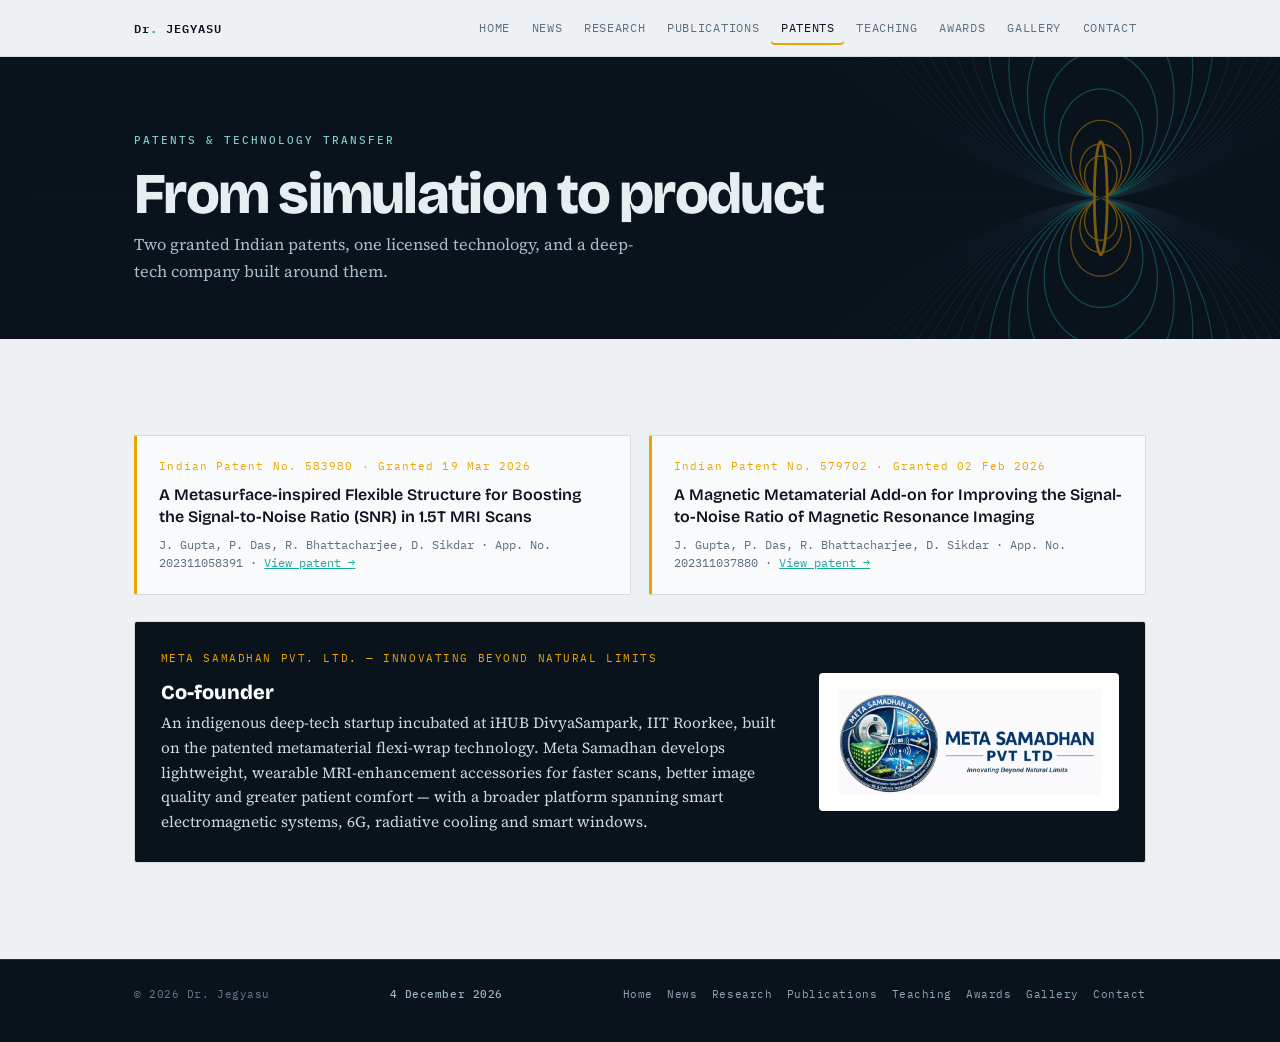
<file: patents.html>
<!DOCTYPE html>
<html lang="en">
<head>
<meta charset="utf-8">
<meta name="viewport" content="width=device-width, initial-scale=1">
<title>Patents &mdash; Dr. Jegyasu</title>
<meta name="description" content="Dr. Jegyasu — RF Scientist at the Berlin Ultrahigh Field Facility, Max Delbrück Center. Electromagnetic metamaterials, metasurfaces and RF coil engineering for magnetic resonance imaging.">
<link rel="preconnect" href="https://fonts.googleapis.com">
<link rel="preconnect" href="https://fonts.gstatic.com" crossorigin>
<link href="https://fonts.googleapis.com/css2?family=Bricolage+Grotesque:opsz,wght@12..96,400;12..96,600;12..96,800&family=Source+Serif+4:ital,opsz,wght@0,8..60,400;0,8..60,600;1,8..60,400&family=IBM+Plex+Mono:wght@400;500;600&display=swap" rel="stylesheet">
<link rel="stylesheet" href="style.css">
</head>
<body>
<nav class="nav">
  <div class="nav-in">
    <a class="brand" href="index.html">Dr<span>.</span> JEGYASU</a>
    <div class="nav-links">
      <a href="index.html">Home</a>
      <a href="news.html">News</a>
      <a href="research.html">Research</a>
      <a href="publications.html">Publications</a>
      <a href="patents.html" class="on">Patents</a>
      <a href="teaching.html">Teaching</a>
      <a href="awards.html">Awards</a>
      <a href="gallery.html">Gallery</a>
      <a href="contact.html">Contact</a>
    </div>
  </div>
</nav><header class="pagehead">
  <svg id="lattice" aria-hidden="true" preserveAspectRatio="xMidYMid slice"></svg>
  <div class="wrap">
    <p class="eyebrow">Patents &amp; technology transfer</p>
    <h1>From simulation to product</h1>
    <p class="sub">Two granted Indian patents, one licensed technology, and a deep-tech company built around them.</p>
  </div>
</header>
<section><div class="wrap">
<div class="pat-grid">
    <article class="pat">
      <span class="no">Indian Patent No. 583980 · Granted 19 Mar 2026</span>
      <h3>A Metasurface-inspired Flexible Structure for Boosting the Signal-to-Noise Ratio (SNR) in 1.5T MRI Scans</h3>
      <p>J. Gupta, P. Das, R. Bhattacharjee, D. Sikdar · App. No. 202311058391 · <a href="https://drive.google.com/file/d/1G922fbAOn3WfeMteZ7anOG5FVe8soyUE/view?usp=sharing" target="_blank" rel="noopener">View patent →</a></p>
    </article>
    <article class="pat">
      <span class="no">Indian Patent No. 579702 · Granted 02 Feb 2026</span>
      <h3>A Magnetic Metamaterial Add-on for Improving the Signal-to-Noise Ratio of Magnetic Resonance Imaging</h3>
      <p>J. Gupta, P. Das, R. Bhattacharjee, D. Sikdar · App. No. 202311037880 · <a href="https://drive.google.com/file/d/14vC5qJFwRqEGj8LK177ROBld3BAiRmuL/view?usp=sharing" target="_blank" rel="noopener">View patent →</a></p>
    </article>
  </div>
  <div class="venture">
    <div class="venture-grid">
      <div>
        <p class="tagline">Meta Samadhan Pvt. Ltd. &mdash; Innovating Beyond Natural Limits</p>
        <h3>Co-founder</h3>
        <p>An indigenous deep-tech startup incubated at iHUB DivyaSampark, IIT Roorkee, built on the patented metamaterial flexi-wrap technology. Meta Samadhan develops lightweight, wearable MRI-enhancement accessories for faster scans, better image quality and greater patient comfort &mdash; with a broader platform spanning smart electromagnetic systems, 6G, radiative cooling and smart windows.</p>
      </div>
      <figure class="venture-logo">
        <img src="meta-samadhan.jpg" alt="Meta Samadhan Pvt. Ltd. logo: a circular emblem showing MRI, smart windows, 6G and defence technology, beside the company name and the tagline Innovating Beyond Natural Limits.">
      </figure>
    </div>
  </div>
</div></section>
<footer><div class="wrap">
  <span>&copy; <span id="yr"></span> Dr. Jegyasu</span>
  <span class="updated"><b id="updated">&mdash;</b></span>
  <span class="visits">Visitors <b id="visits">&mdash;</b></span>
  <span class="fnav"><a href="index.html">Home</a> <a href="news.html">News</a> <a href="research.html">Research</a> <a href="publications.html">Publications</a> <a href="teaching.html">Teaching</a> <a href="awards.html">Awards</a> <a href="gallery.html">Gallery</a> <a href="contact.html">Contact</a></span>
</div></footer>
<script src="hero.js"></script>
<script src="site.js"></script>
<script src="live.js"></script>
</body>
</html>
</file>
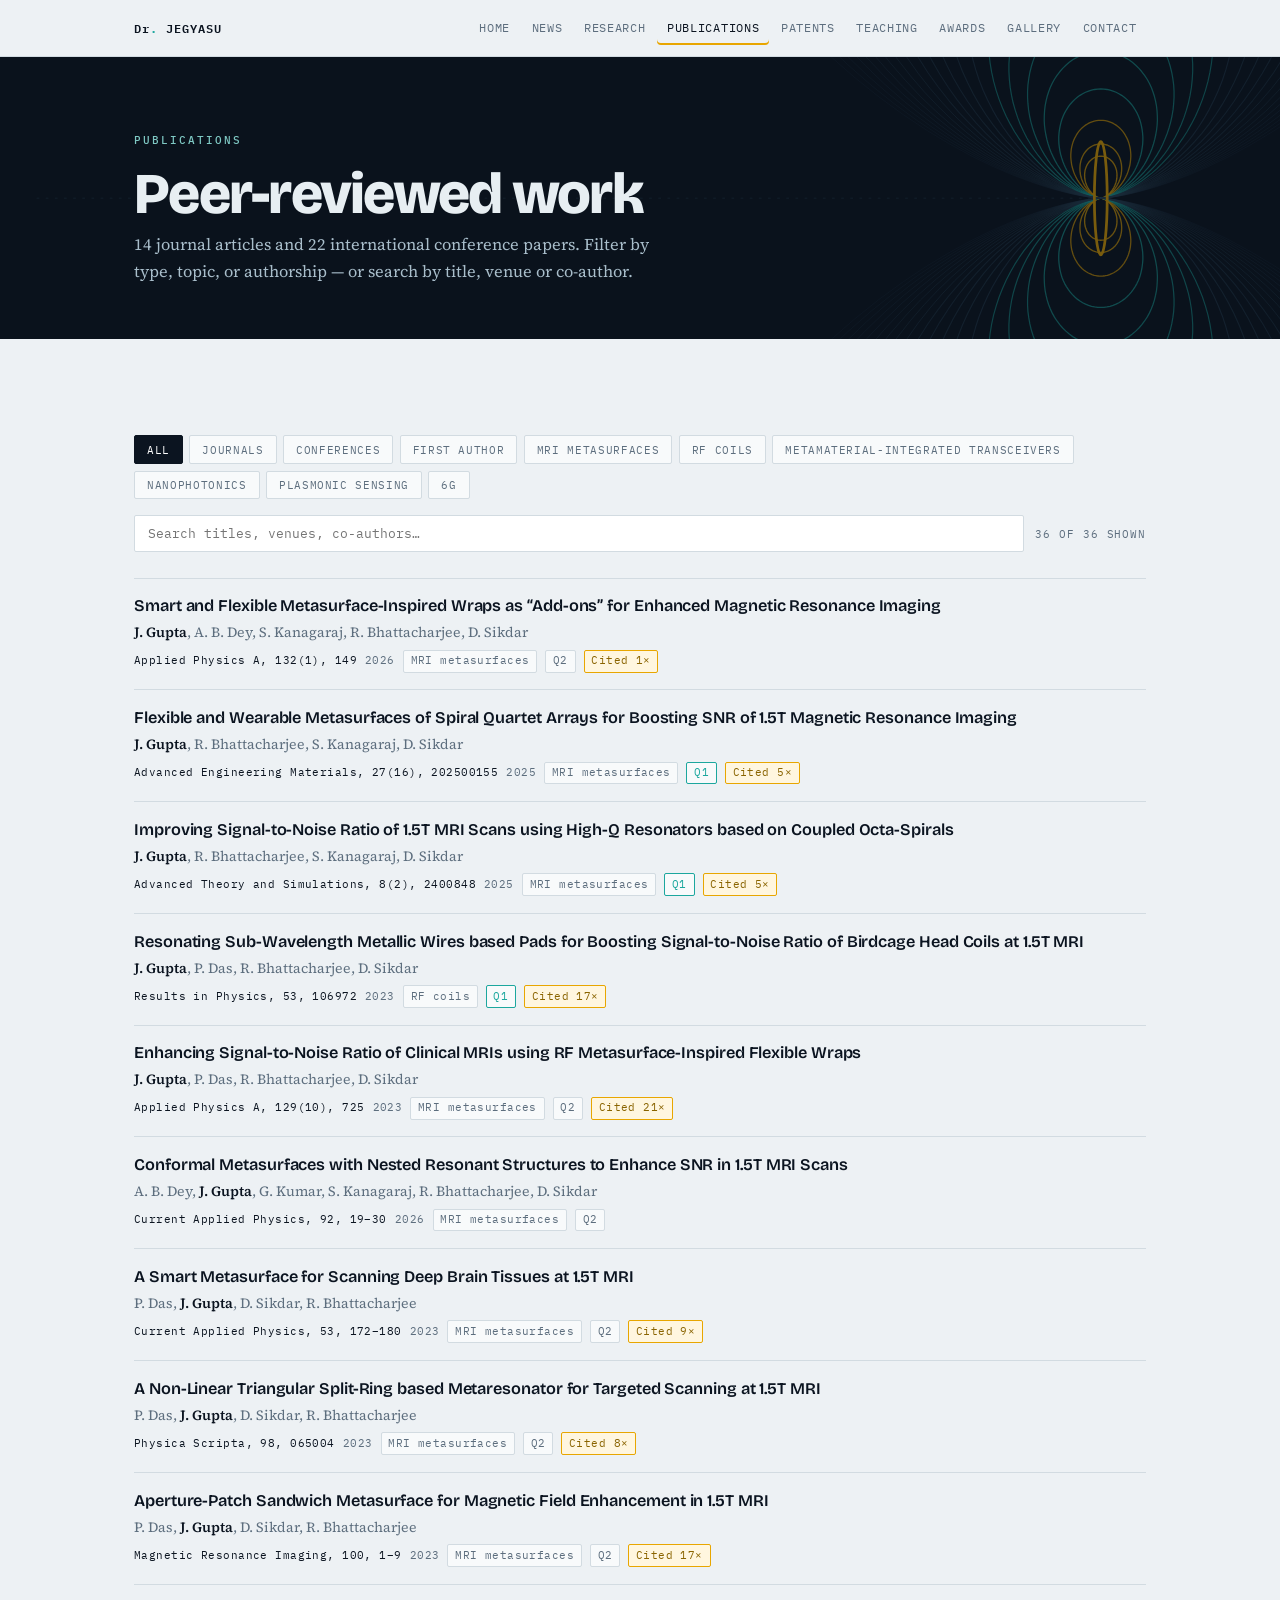
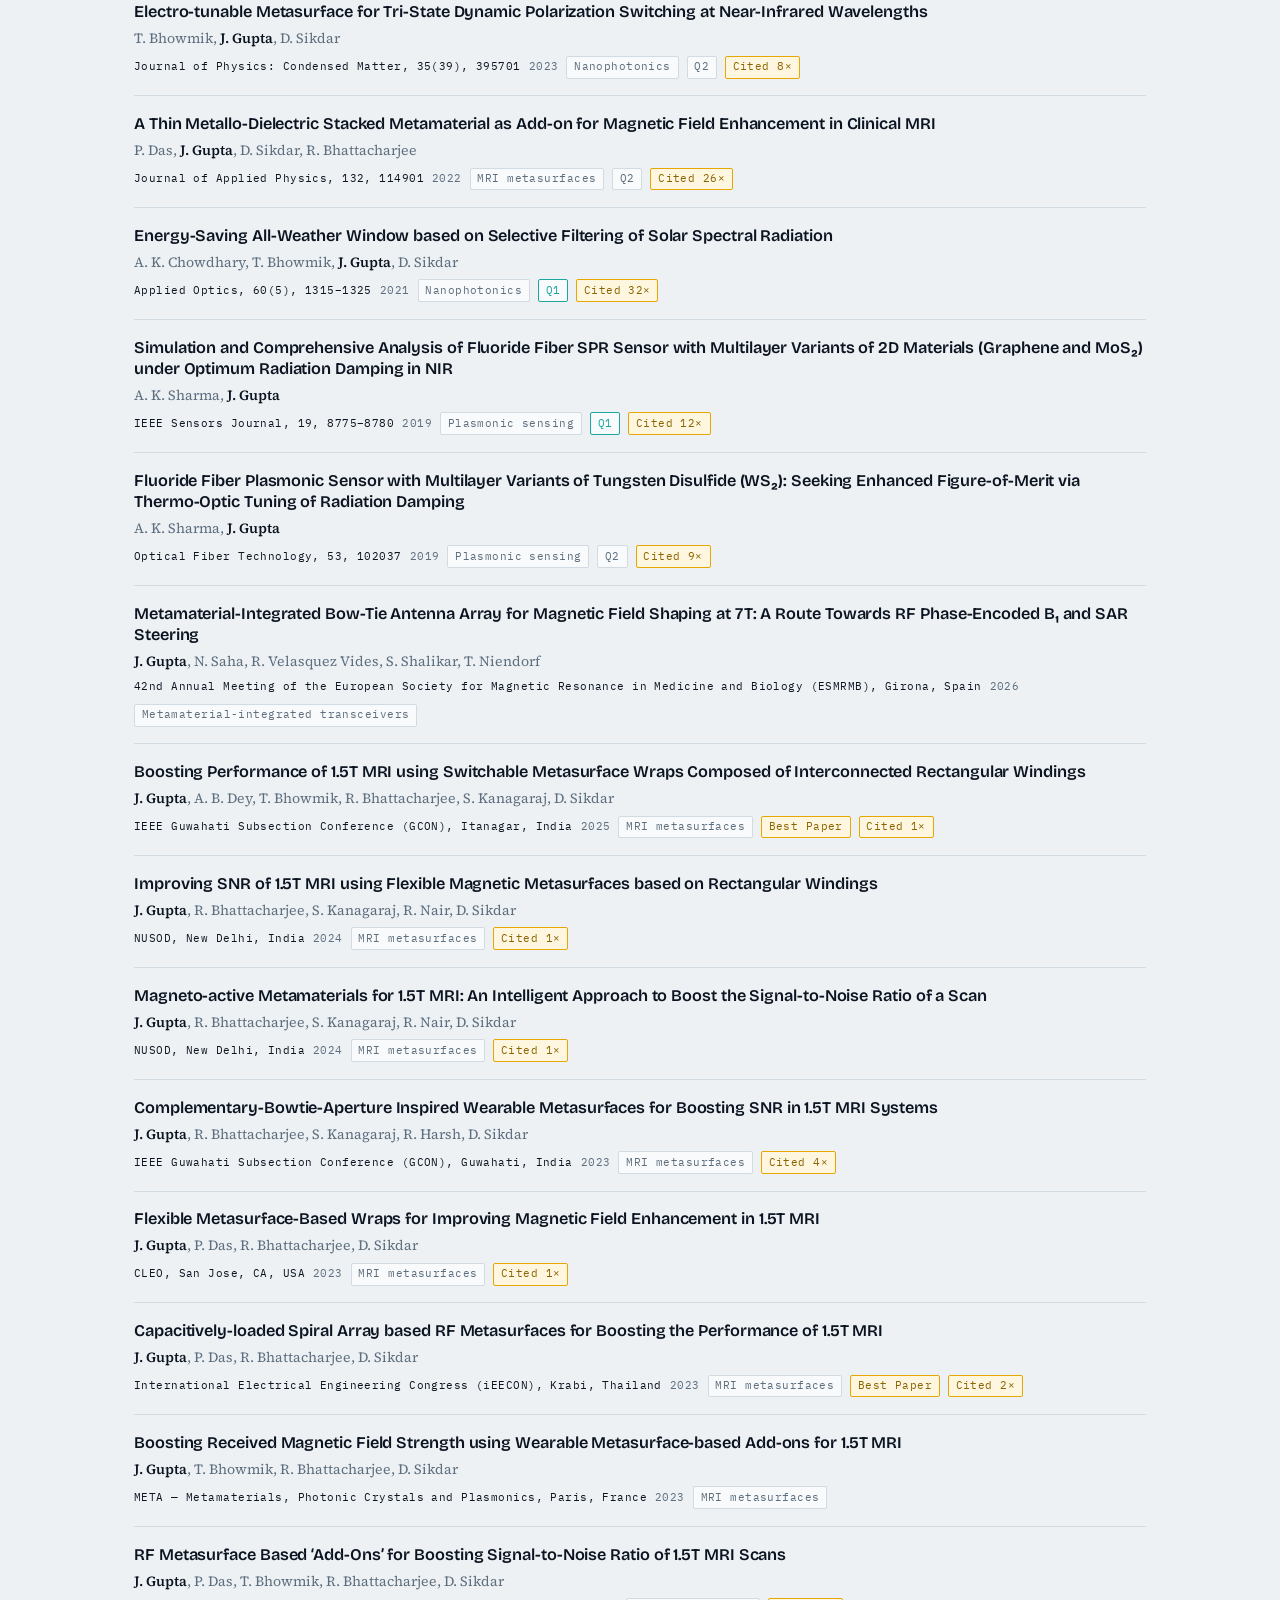
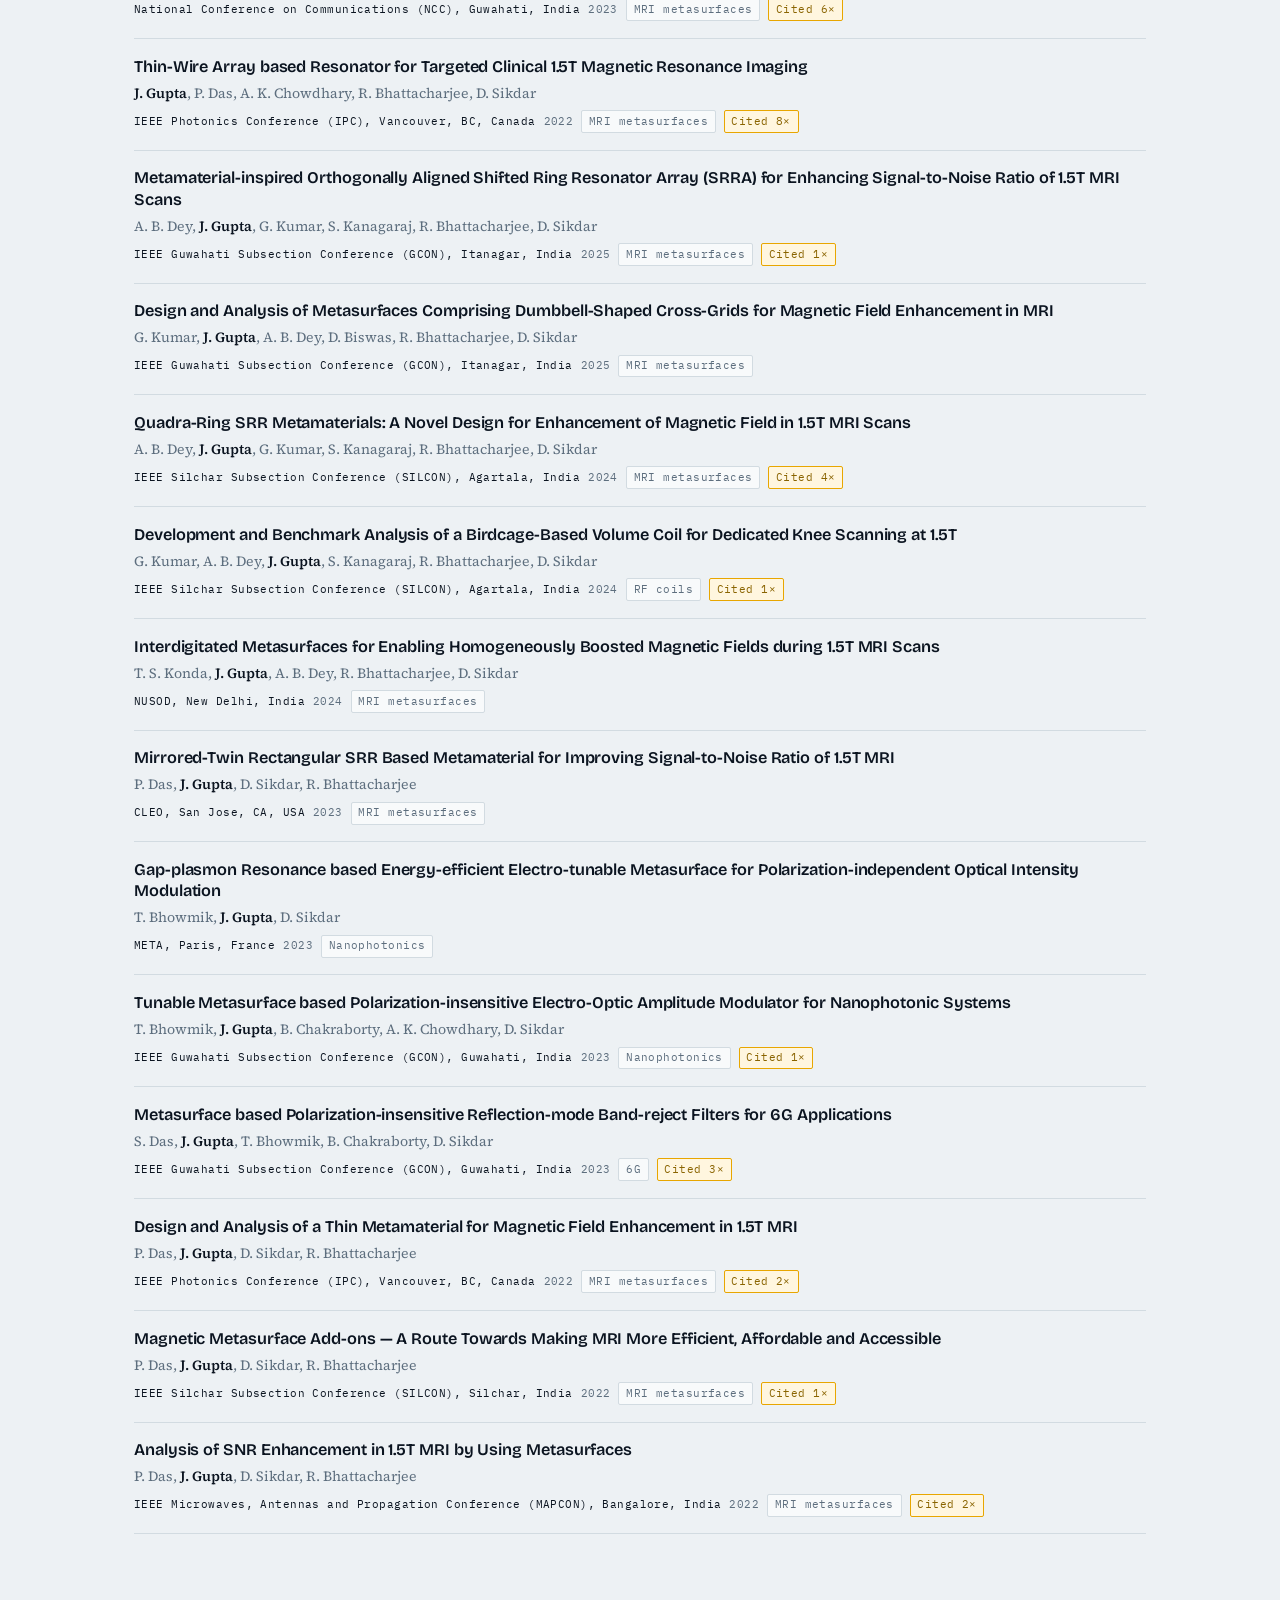
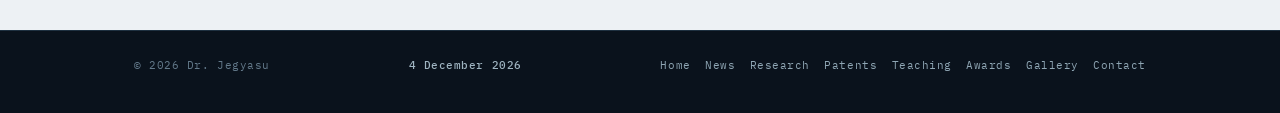
<file: publications.html>
<!DOCTYPE html>
<html lang="en">
<head>
<meta charset="utf-8">
<meta name="viewport" content="width=device-width, initial-scale=1">
<title>Publications &mdash; Dr. Jegyasu</title>
<meta name="description" content="Dr. Jegyasu — RF Scientist at the Berlin Ultrahigh Field Facility, Max Delbrück Center. Electromagnetic metamaterials, metasurfaces and RF coil engineering for magnetic resonance imaging.">
<link rel="preconnect" href="https://fonts.googleapis.com">
<link rel="preconnect" href="https://fonts.gstatic.com" crossorigin>
<link href="https://fonts.googleapis.com/css2?family=Bricolage+Grotesque:opsz,wght@12..96,400;12..96,600;12..96,800&family=Source+Serif+4:ital,opsz,wght@0,8..60,400;0,8..60,600;1,8..60,400&family=IBM+Plex+Mono:wght@400;500;600&display=swap" rel="stylesheet">
<link rel="stylesheet" href="style.css">
</head>
<body>
<nav class="nav">
  <div class="nav-in">
    <a class="brand" href="index.html">Dr<span>.</span> JEGYASU</a>
    <div class="nav-links">
      <a href="index.html">Home</a>
      <a href="news.html">News</a>
      <a href="research.html">Research</a>
      <a href="publications.html" class="on">Publications</a>
      <a href="patents.html">Patents</a>
      <a href="teaching.html">Teaching</a>
      <a href="awards.html">Awards</a>
      <a href="gallery.html">Gallery</a>
      <a href="contact.html">Contact</a>
    </div>
  </div>
</nav><header class="pagehead">
  <svg id="lattice" aria-hidden="true" preserveAspectRatio="xMidYMid slice"></svg>
  <div class="wrap">
    <p class="eyebrow">Publications</p>
    <h1>Peer-reviewed work</h1>
    <p class="sub">14 journal articles and 22 international conference papers. Filter by type, topic, or authorship — or search by title, venue or co-author.</p>
  </div>
</header>
<section><div class="wrap">
<div class="filters" id="filters">
    <button class="chip" data-f="all" aria-pressed="true">All</button>
    <button class="chip" data-f="journal" aria-pressed="false">Journals</button>
    <button class="chip" data-f="conference" aria-pressed="false">Conferences</button>
    <button class="chip" data-f="first" aria-pressed="false">First author</button>
    <button class="chip" data-f="MRI metasurfaces" aria-pressed="false">MRI metasurfaces</button>
    <button class="chip" data-f="RF coils" aria-pressed="false">RF coils</button>
    <button class="chip" data-f="Metamaterial-integrated transceivers" aria-pressed="false">Metamaterial-integrated transceivers</button>
    <button class="chip" data-f="Nanophotonics" aria-pressed="false">Nanophotonics</button>
    <button class="chip" data-f="Plasmonic sensing" aria-pressed="false">Plasmonic sensing</button>
    <button class="chip" data-f="6G" aria-pressed="false">6G</button>
  </div>
  <div class="searchrow">
    <input id="pubsearch" type="search" placeholder="Search titles, venues, co-authors…" aria-label="Search publications">
    <span id="pubcount"></span>
  </div>
  <div id="publist"></div>
</div></section>
<footer><div class="wrap">
  <span>&copy; <span id="yr"></span> Dr. Jegyasu</span>
  <span class="updated"><b id="updated">&mdash;</b></span>
  <span class="visits">Visitors <b id="visits">&mdash;</b></span>
  <span class="fnav"><a href="index.html">Home</a> <a href="news.html">News</a> <a href="research.html">Research</a> <a href="patents.html">Patents</a> <a href="teaching.html">Teaching</a> <a href="awards.html">Awards</a> <a href="gallery.html">Gallery</a> <a href="contact.html">Contact</a></span>
</div></footer>
<script src="hero.js"></script>
<script src="pubs.js"></script>
<script src="site.js"></script>
<script src="live.js"></script>
</body>
</html>
</file>
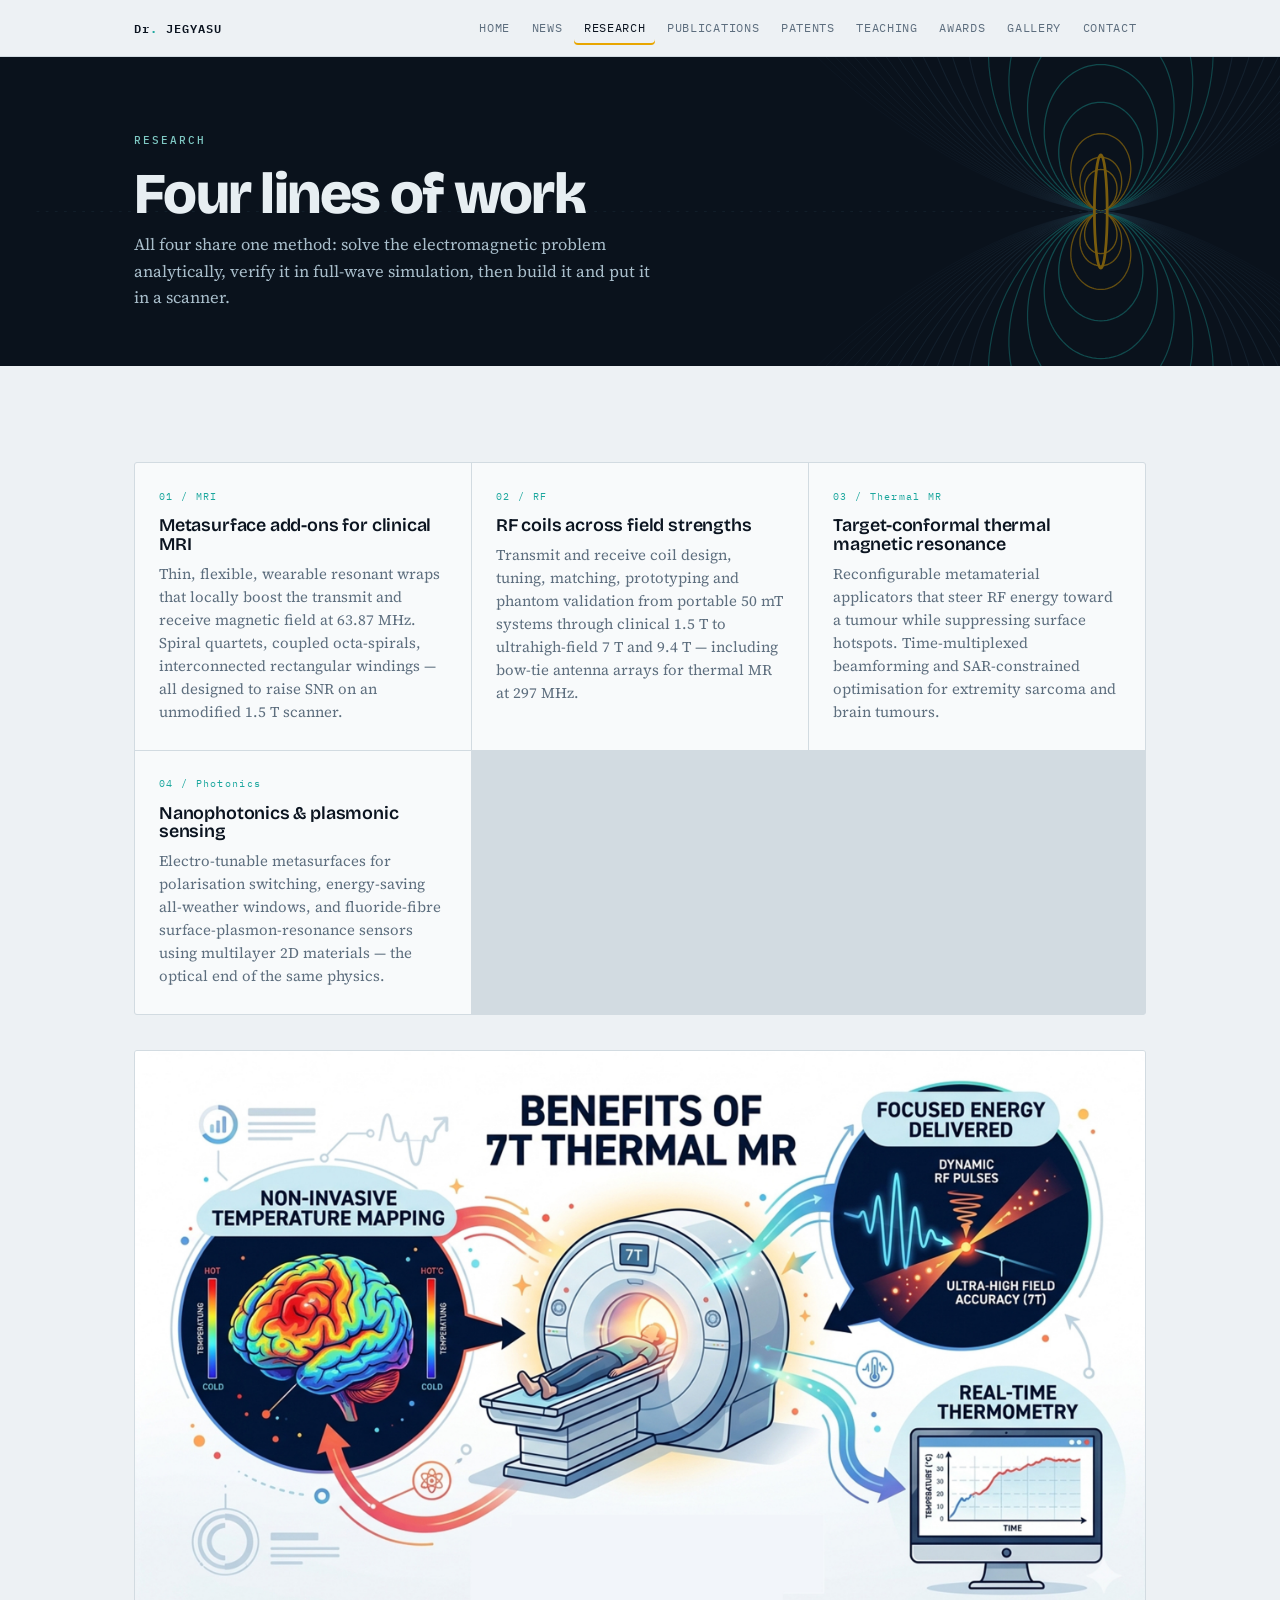
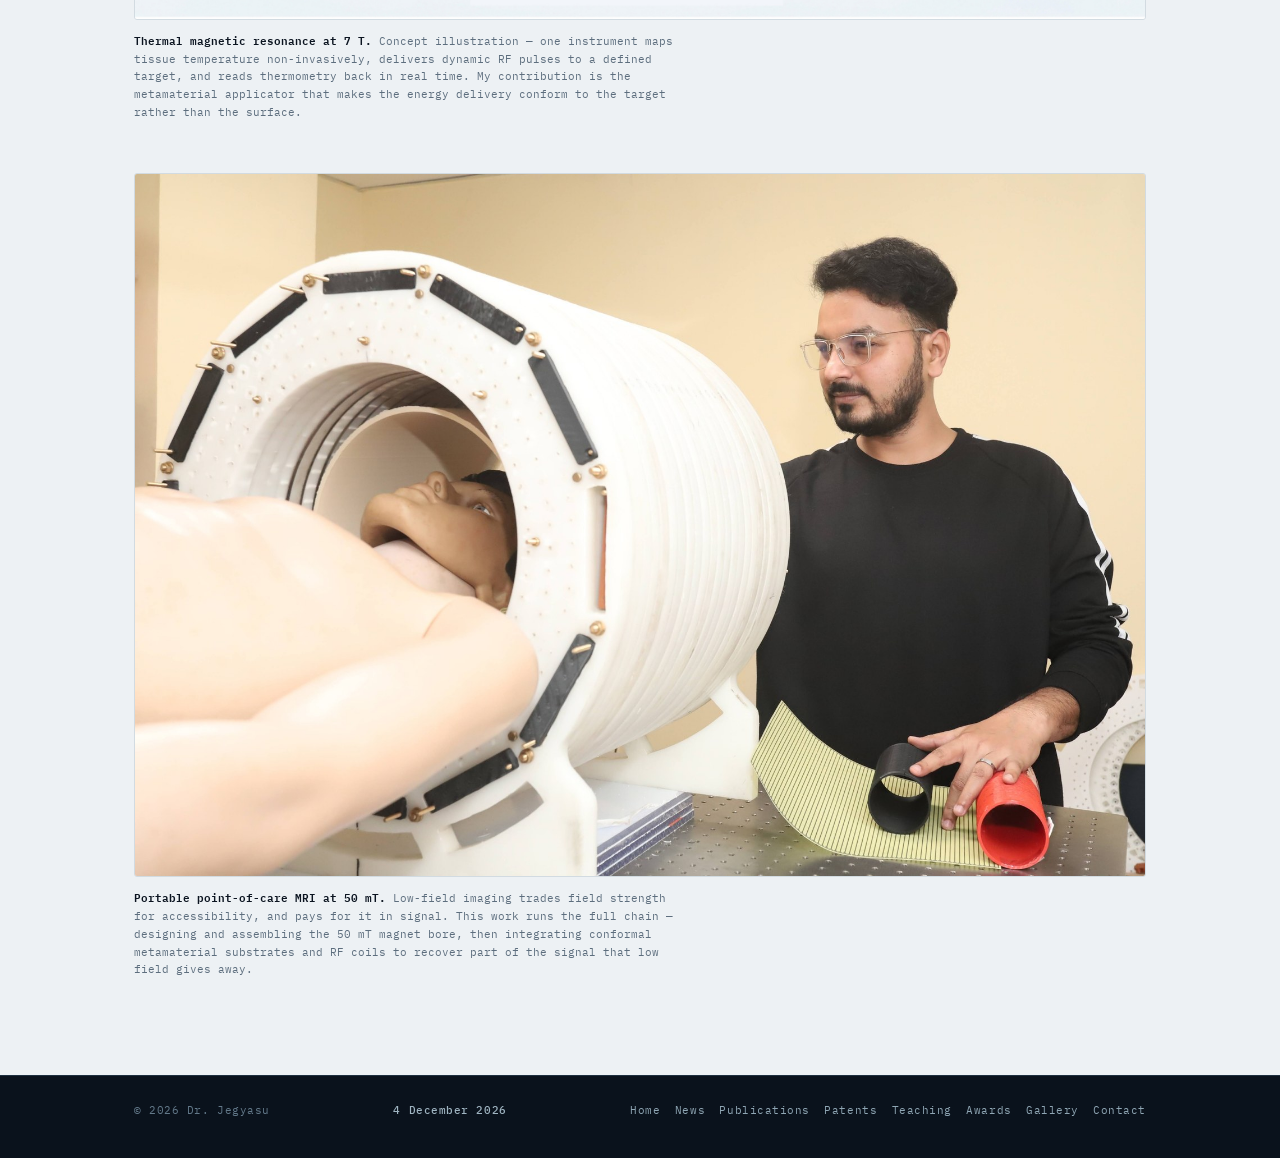
<file: research.html>
<!DOCTYPE html>
<html lang="en">
<head>
<meta charset="utf-8">
<meta name="viewport" content="width=device-width, initial-scale=1">
<title>Research &mdash; Dr. Jegyasu</title>
<meta name="description" content="Dr. Jegyasu — RF Scientist at the Berlin Ultrahigh Field Facility, Max Delbrück Center. Electromagnetic metamaterials, metasurfaces and RF coil engineering for magnetic resonance imaging.">
<link rel="preconnect" href="https://fonts.googleapis.com">
<link rel="preconnect" href="https://fonts.gstatic.com" crossorigin>
<link href="https://fonts.googleapis.com/css2?family=Bricolage+Grotesque:opsz,wght@12..96,400;12..96,600;12..96,800&family=Source+Serif+4:ital,opsz,wght@0,8..60,400;0,8..60,600;1,8..60,400&family=IBM+Plex+Mono:wght@400;500;600&display=swap" rel="stylesheet">
<link rel="stylesheet" href="style.css">
</head>
<body>
<nav class="nav">
  <div class="nav-in">
    <a class="brand" href="index.html">Dr<span>.</span> JEGYASU</a>
    <div class="nav-links">
      <a href="index.html">Home</a>
      <a href="news.html">News</a>
      <a href="research.html" class="on">Research</a>
      <a href="publications.html">Publications</a>
      <a href="patents.html">Patents</a>
      <a href="teaching.html">Teaching</a>
      <a href="awards.html">Awards</a>
      <a href="gallery.html">Gallery</a>
      <a href="contact.html">Contact</a>
    </div>
  </div>
</nav><header class="pagehead">
  <svg id="lattice" aria-hidden="true" preserveAspectRatio="xMidYMid slice"></svg>
  <div class="wrap">
    <p class="eyebrow">Research</p>
    <h1>Four lines of work</h1>
    <p class="sub">All four share one method: solve the electromagnetic problem analytically, verify it in full-wave simulation, then build it and put it in a scanner.</p>
  </div>
</header>
<section><div class="wrap">
<div class="themes">
    <article class="theme">
      <span class="num">01 / MRI</span>
      <h3>Metasurface add-ons for clinical MRI</h3>
      <p>Thin, flexible, wearable resonant wraps that locally boost the transmit and receive magnetic field at 63.87 MHz. Spiral quartets, coupled octa-spirals, interconnected rectangular windings — all designed to raise SNR on an unmodified 1.5 T scanner.</p>
    </article>
    <article class="theme">
      <span class="num">02 / RF</span>
      <h3>RF coils across field strengths</h3>
      <p>Transmit and receive coil design, tuning, matching, prototyping and phantom validation from portable 50 mT systems through clinical 1.5 T to ultrahigh-field 7 T and 9.4 T — including bow-tie antenna arrays for thermal MR at 297 MHz.</p>
    </article>
    <article class="theme">
      <span class="num">03 / Thermal MR</span>
      <h3>Target-conformal thermal magnetic resonance</h3>
      <p>Reconfigurable metamaterial applicators that steer RF energy toward a tumour while suppressing surface hotspots. Time-multiplexed beamforming and SAR-constrained optimisation for extremity sarcoma and brain tumours.</p>
    </article>
    <article class="theme">
      <span class="num">04 / Photonics</span>
      <h3>Nanophotonics &amp; plasmonic sensing</h3>
      <p>Electro-tunable metasurfaces for polarisation switching, energy-saving all-weather windows, and fluoride-fibre surface-plasmon-resonance sensors using multilayer 2D materials — the optical end of the same physics.</p>
    </article>
  </div>

  <div class="feature-stack">
    <figure class="feature">
      <img src="thermal-mr.jpg" alt="Infographic: benefits of 7 T thermal MR — non-invasive temperature mapping of the brain, focused delivery of dynamic RF pulses at ultrahigh field, and real-time thermometry read back during the procedure.">
      <figcaption><b>Thermal magnetic resonance at 7&nbsp;T.</b> Concept illustration &mdash; one instrument maps tissue temperature non-invasively, delivers dynamic RF pulses to a defined target, and reads thermometry back in real time. My contribution is the metamaterial applicator that makes the energy delivery conform to the target rather than the surface.</figcaption>
    </figure>

    <figure class="feature">
      <img src="portable-mri.jpg" alt="Dr. Jegyasu beside the assembled 50 mT portable MRI magnet bore, with a phantom positioned inside, holding a conformal metamaterial substrate and coil components.">
      <figcaption><b>Portable point-of-care MRI at 50&nbsp;mT.</b> Low-field imaging trades field strength for accessibility, and pays for it in signal. This work runs the full chain &mdash; designing and assembling the 50&nbsp;mT magnet bore, then integrating conformal metamaterial substrates and RF coils to recover part of the signal that low field gives away.</figcaption>
    </figure>
  </div>
</div></section>
<footer><div class="wrap">
  <span>&copy; <span id="yr"></span> Dr. Jegyasu</span>
  <span class="updated"><b id="updated">&mdash;</b></span>
  <span class="visits">Visitors <b id="visits">&mdash;</b></span>
  <span class="fnav"><a href="index.html">Home</a> <a href="news.html">News</a> <a href="publications.html">Publications</a> <a href="patents.html">Patents</a> <a href="teaching.html">Teaching</a> <a href="awards.html">Awards</a> <a href="gallery.html">Gallery</a> <a href="contact.html">Contact</a></span>
</div></footer>
<script src="hero.js"></script>
<script src="site.js"></script>
<script src="live.js"></script>
</body>
</html>
</file>
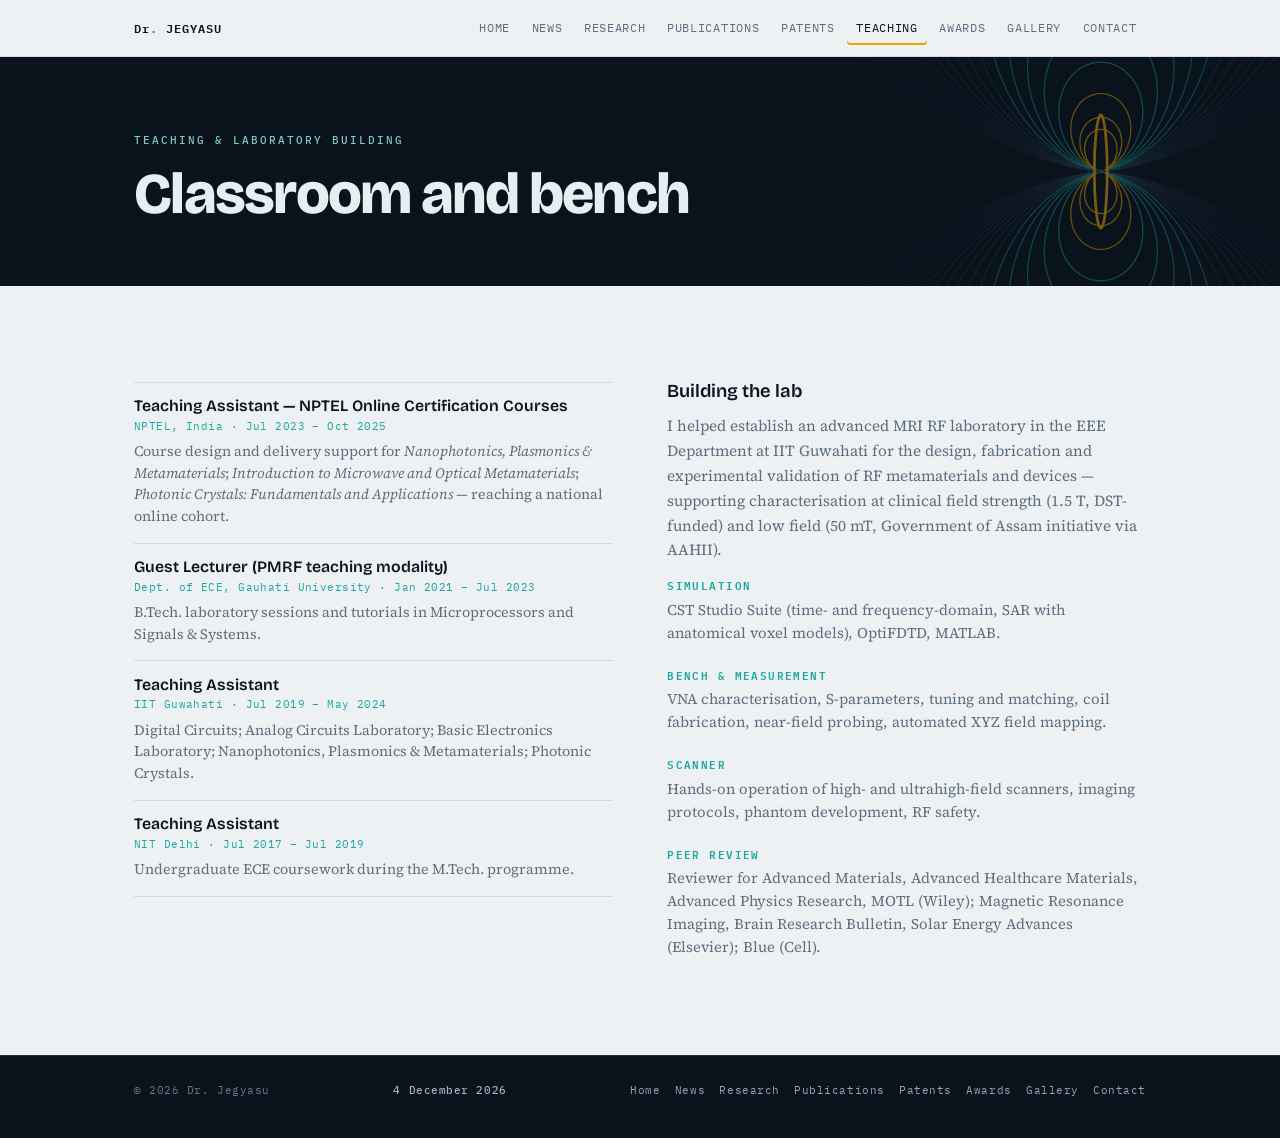
<file: teaching.html>
<!DOCTYPE html>
<html lang="en">
<head>
<meta charset="utf-8">
<meta name="viewport" content="width=device-width, initial-scale=1">
<title>Teaching &mdash; Dr. Jegyasu</title>
<meta name="description" content="Dr. Jegyasu — RF Scientist at the Berlin Ultrahigh Field Facility, Max Delbrück Center. Electromagnetic metamaterials, metasurfaces and RF coil engineering for magnetic resonance imaging.">
<link rel="preconnect" href="https://fonts.googleapis.com">
<link rel="preconnect" href="https://fonts.gstatic.com" crossorigin>
<link href="https://fonts.googleapis.com/css2?family=Bricolage+Grotesque:opsz,wght@12..96,400;12..96,600;12..96,800&family=Source+Serif+4:ital,opsz,wght@0,8..60,400;0,8..60,600;1,8..60,400&family=IBM+Plex+Mono:wght@400;500;600&display=swap" rel="stylesheet">
<link rel="stylesheet" href="style.css">
</head>
<body>
<nav class="nav">
  <div class="nav-in">
    <a class="brand" href="index.html">Dr<span>.</span> JEGYASU</a>
    <div class="nav-links">
      <a href="index.html">Home</a>
      <a href="news.html">News</a>
      <a href="research.html">Research</a>
      <a href="publications.html">Publications</a>
      <a href="patents.html">Patents</a>
      <a href="teaching.html" class="on">Teaching</a>
      <a href="awards.html">Awards</a>
      <a href="gallery.html">Gallery</a>
      <a href="contact.html">Contact</a>
    </div>
  </div>
</nav><header class="pagehead">
  <svg id="lattice" aria-hidden="true" preserveAspectRatio="xMidYMid slice"></svg>
  <div class="wrap">
    <p class="eyebrow">Teaching &amp; laboratory building</p>
    <h1>Classroom and bench</h1>
    
  </div>
</header>
<section><div class="wrap">
<div class="two">
    <div>
      <ul class="tlist">
        <li>
          <h4>Teaching Assistant — NPTEL Online Certification Courses</h4>
          <span class="where">NPTEL, India · Jul 2023 – Oct 2025</span>
          <p>Course design and delivery support for <em>Nanophotonics, Plasmonics &amp; Metamaterials</em>; <em>Introduction to Microwave and Optical Metamaterials</em>; <em>Photonic Crystals: Fundamentals and Applications</em> — reaching a national online cohort.</p>
        </li>
        <li>
          <h4>Guest Lecturer (PMRF teaching modality)</h4>
          <span class="where">Dept. of ECE, Gauhati University · Jan 2021 – Jul 2023</span>
          <p>B.Tech. laboratory sessions and tutorials in Microprocessors and Signals &amp; Systems.</p>
        </li>
        <li>
          <h4>Teaching Assistant</h4>
          <span class="where">IIT Guwahati · Jul 2019 – May 2024</span>
          <p>Digital Circuits; Analog Circuits Laboratory; Basic Electronics Laboratory; Nanophotonics, Plasmonics &amp; Metamaterials; Photonic Crystals.</p>
        </li>
        <li>
          <h4>Teaching Assistant</h4>
          <span class="where">NIT Delhi · Jul 2017 – Jul 2019</span>
          <p>Undergraduate ECE coursework during the M.Tech. programme.</p>
        </li>
      </ul>
    </div>
    <div>
      <h3 style="font-size:1.15rem;font-weight:600;margin-bottom:.8rem">Building the lab</h3>
      <p style="font-size:.96rem;color:var(--muted);margin:0 0 1rem">I helped establish an advanced MRI RF laboratory in the EEE Department at IIT Guwahati for the design, fabrication and experimental validation of RF metamaterials and devices — supporting characterisation at clinical field strength (1.5 T, DST-funded) and low field (50 mT, Government of Assam initiative via AAHII).</p>
      <div class="skills">
        <div class="skill"><h4>Simulation</h4><p>CST Studio Suite (time- and frequency-domain, SAR with anatomical voxel models), OptiFDTD, MATLAB.</p></div>
        <div class="skill"><h4>Bench &amp; measurement</h4><p>VNA characterisation, S-parameters, tuning and matching, coil fabrication, near-field probing, automated XYZ field mapping.</p></div>
        <div class="skill"><h4>Scanner</h4><p>Hands-on operation of high- and ultrahigh-field scanners, imaging protocols, phantom development, RF safety.</p></div>
        <div class="skill"><h4>Peer review</h4><p>Reviewer for Advanced Materials, Advanced Healthcare Materials, Advanced Physics Research, MOTL (Wiley); Magnetic Resonance Imaging, Brain Research Bulletin, Solar Energy Advances (Elsevier); Blue (Cell).</p></div>
      </div>
    </div>
  </div>
</div></section>
<footer><div class="wrap">
  <span>&copy; <span id="yr"></span> Dr. Jegyasu</span>
  <span class="updated"><b id="updated">&mdash;</b></span>
  <span class="visits">Visitors <b id="visits">&mdash;</b></span>
  <span class="fnav"><a href="index.html">Home</a> <a href="news.html">News</a> <a href="research.html">Research</a> <a href="publications.html">Publications</a> <a href="patents.html">Patents</a> <a href="awards.html">Awards</a> <a href="gallery.html">Gallery</a> <a href="contact.html">Contact</a></span>
</div></footer>
<script src="hero.js"></script>
<script src="site.js"></script>
<script src="live.js"></script>
</body>
</html>
</file>
<file: style.css>
:root{
  --bore:#0A121C;
  --bore-2:#111E2C;
  --paper:#EDF1F4;
  --card:#F8FAFB;
  --ink:#0B1420;
  --flux:#1CA79E;
  --flux-dim:#7FC9C4;
  --peak:#E8A600;
  --muted:#5D6E7E;
  --rule:#D2DBE1;
  --maxw:1080px;
  --display:'Bricolage Grotesque',system-ui,sans-serif;
  --body:'Source Serif 4',Georgia,serif;
  --mono:'IBM Plex Mono',ui-monospace,monospace;
}
*{box-sizing:border-box}
html{scroll-behavior:smooth;scroll-padding-top:70px}
body{
  margin:0;background:var(--paper);color:var(--ink);
  font-family:var(--body);font-size:17px;line-height:1.62;
  -webkit-font-smoothing:antialiased;
}
img{max-width:100%;display:block}
a{color:inherit}

/* ---------- shared type ---------- */
.eyebrow{
  font-family:var(--mono);font-size:.7rem;font-weight:500;
  letter-spacing:.18em;text-transform:uppercase;color:var(--flux);
  margin:0 0 .9rem;
}
h1,h2,h3,h4{font-family:var(--display);font-weight:800;line-height:1.05;margin:0}
h2.sec-title{font-size:clamp(1.9rem,4.2vw,2.9rem);letter-spacing:-.02em;margin-bottom:.5rem}
.sec-lede{color:var(--muted);max-width:60ch;margin:0 0 2.4rem;font-size:1.02rem}
.wrap{max-width:var(--maxw);margin:0 auto;padding:0 clamp(18px,5vw,34px)}
section{padding:clamp(56px,8vw,96px) 0;border-top:1px solid var(--rule)}
section:first-of-type{border-top:0}

/* ---------- nav ---------- */
.nav{
  position:sticky;top:0;z-index:60;background:rgba(237,241,244,.88);
  backdrop-filter:blur(10px);border-bottom:1px solid var(--rule);
}
.nav-in{max-width:var(--maxw);margin:0 auto;padding:0 clamp(18px,5vw,34px);
  display:flex;align-items:center;gap:1rem;height:56px}
.brand{font-family:var(--mono);font-size:.78rem;font-weight:600;letter-spacing:.08em;
  text-decoration:none;white-space:nowrap}
.brand span{color:var(--flux)}
.nav-links{margin-left:auto;display:flex;gap:.15rem;overflow-x:auto;scrollbar-width:none}
.nav-links::-webkit-scrollbar{display:none}
.nav-links a{
  font-family:var(--mono);font-size:.72rem;letter-spacing:.06em;text-transform:uppercase;
  text-decoration:none;color:var(--muted);padding:.45rem .6rem;border-radius:4px;white-space:nowrap;
}
.nav-links a:hover{color:var(--ink);background:#fff}
.nav-links a.on{color:var(--ink);box-shadow:inset 0 -2px 0 var(--peak)}

/* ---------- hero ---------- */
.hero{
  position:relative;background:var(--bore);color:#E7EEF2;overflow:hidden;
  padding:clamp(70px,11vw,124px) 0 clamp(46px,6vw,64px);border-top:0;
}
#lattice{position:absolute;inset:0;width:100%;height:100%;opacity:.8;pointer-events:none}
.hero-in{position:relative;z-index:2;pointer-events:none}
.hero .eyebrow{color:var(--flux-dim)}
.hero h1{
  font-size:clamp(2.9rem,9.5vw,6.2rem);letter-spacing:-.035em;margin:0 0 .1em;
}
.hero h1 em{font-style:normal;color:var(--peak)}
.role{
  font-family:var(--mono);font-size:clamp(.76rem,1.9vw,.88rem);letter-spacing:.05em;
  color:#9FB4C1;margin:0 0 1.4rem;
}
.thesis{font-size:clamp(1.05rem,2.3vw,1.28rem);max-width:52ch;color:#CBDAE2;margin:0 0 2rem}
.thesis b{color:#fff;font-weight:600}
.hero-cta{display:flex;flex-wrap:wrap;gap:.6rem;pointer-events:auto}
.btn{
  font-family:var(--mono);font-size:.74rem;letter-spacing:.08em;text-transform:uppercase;
  text-decoration:none;padding:.62rem 1.05rem;border-radius:2px;border:1px solid #2E4356;
  color:#DCE7ED;transition:.18s;
}
.btn:hover{border-color:var(--flux);color:#fff;background:rgba(28,167,158,.14)}
.btn.solid{background:var(--peak);color:#1A1200;border-color:var(--peak);font-weight:600}
.btn.solid:hover{background:#FFBE1A;color:#1A1200}

/* ---------- metrics ---------- */
.metrics{background:var(--bore-2);color:#DCE7ED;border-top:1px solid #1E3040;padding:0}
.metrics-in{max-width:var(--maxw);margin:0 auto;padding:0 clamp(18px,5vw,34px);
  display:grid;grid-template-columns:repeat(auto-fit,minmax(128px,1fr))}
.metric{padding:1.5rem .4rem;border-left:1px solid #1E3040}
.metric:first-child{border-left:0}
.metric b{display:block;font-family:var(--display);font-size:1.85rem;font-weight:800;
  color:var(--peak);line-height:1}
.metric span{font-family:var(--mono);font-size:.63rem;letter-spacing:.13em;
  text-transform:uppercase;color:#8FA6B4}

/* ---------- about ---------- */
.about-grid{display:grid;grid-template-columns:1.55fr 1fr;gap:clamp(2rem,5vw,3.6rem);align-items:start}
.about-grid p{margin:0 0 1.1rem}
.facts{border:1px solid var(--rule);background:var(--card);padding:1.4rem 1.5rem;border-radius:3px}
.facts dl{margin:0;display:grid;grid-template-columns:1fr;gap:.9rem}
.facts dt{font-family:var(--mono);font-size:.63rem;letter-spacing:.13em;text-transform:uppercase;
  color:var(--flux);margin-bottom:.15rem}
.facts dd{margin:0;font-size:.94rem;line-height:1.45}
.path{font-family:var(--mono);font-size:.78rem;color:var(--muted);line-height:1.9}
.path b{color:var(--ink);font-weight:600}

/* ---------- research ---------- */
.themes{display:grid;grid-template-columns:repeat(auto-fit,minmax(255px,1fr));gap:1px;
  background:var(--rule);border:1px solid var(--rule);border-radius:3px;overflow:hidden}
.theme{background:var(--card);padding:1.6rem 1.5rem;transition:background .2s}
.theme:hover{background:#fff}
.theme .num{font-family:var(--mono);font-size:.63rem;letter-spacing:.13em;color:var(--flux);
  display:block;margin-bottom:.7rem}
.theme h3{font-size:1.12rem;letter-spacing:-.01em;margin-bottom:.55rem;font-weight:600}
.theme p{margin:0;font-size:.93rem;color:var(--muted);line-height:1.55}

/* ---------- image slots ---------- */
.portrait{margin:0 0 1.2rem;border:1px solid var(--rule);background:var(--card);
  border-radius:3px;overflow:hidden;position:relative}
.portrait img{width:100%;height:auto;display:block}
.portrait.noimg{aspect-ratio:4/5}
.figstrip{display:grid;grid-template-columns:repeat(auto-fit,minmax(230px,1fr));
  gap:1.2rem;margin-top:1.6rem}
.fig{margin:0}
.fig img{width:100%;aspect-ratio:4/3;object-fit:cover;border:1px solid var(--rule);
  border-radius:3px;background:var(--card)}
.fig figcaption{font-family:var(--mono);font-size:.68rem;line-height:1.5;color:var(--muted);
  margin-top:.55rem}
.ph-note{display:none}
.noimg img{display:none}
.noimg .ph-note{
  display:flex;align-items:center;justify-content:center;text-align:center;
  font-family:var(--mono);font-size:.66rem;letter-spacing:.09em;text-transform:uppercase;
  color:var(--muted);background:repeating-linear-gradient(45deg,var(--card),var(--card) 9px,#E7ECF0 9px,#E7ECF0 18px);
  border:1px dashed var(--rule);border-radius:3px;padding:1rem}
.portrait.noimg{border:0}
.portrait.noimg .ph-note{position:absolute;inset:0}
.fig.noimg .ph-note{aspect-ratio:4/3}

/* ---------- publications ---------- */
.filters{display:flex;flex-wrap:wrap;gap:.4rem;margin-bottom:1rem}
.chip{
  font-family:var(--mono);font-size:.68rem;letter-spacing:.06em;text-transform:uppercase;
  padding:.4rem .75rem;border:1px solid var(--rule);background:var(--card);border-radius:2px;
  cursor:pointer;color:var(--muted);transition:.15s;
}
.chip:hover{border-color:var(--flux);color:var(--ink)}
.chip[aria-pressed="true"]{background:var(--ink);border-color:var(--ink);color:#fff}
.searchrow{display:flex;flex-wrap:wrap;gap:.7rem;align-items:center;margin-bottom:1.6rem}
#pubsearch{
  flex:1 1 240px;font-family:var(--mono);font-size:.8rem;padding:.55rem .8rem;
  border:1px solid var(--rule);background:#fff;border-radius:2px;color:var(--ink);
}
#pubsearch:focus{outline:2px solid var(--flux);outline-offset:1px}
#pubcount{font-family:var(--mono);font-size:.7rem;letter-spacing:.08em;
  text-transform:uppercase;color:var(--muted)}
.pub{padding:1.05rem 0;border-bottom:1px solid var(--rule)}
.pub:first-child{border-top:1px solid var(--rule)}
.pub-t{font-family:var(--display);font-weight:600;font-size:1.02rem;line-height:1.3;
  letter-spacing:-.005em;margin:0 0 .3rem}
.pub-t a{text-decoration:none;background-image:linear-gradient(var(--peak),var(--peak));
  background-size:0 2px;background-repeat:no-repeat;background-position:0 100%;transition:background-size .22s}
.pub-t a:hover{background-size:100% 2px}
.pub-a{font-size:.88rem;color:var(--muted);margin:0 0 .35rem}
.pub-a mark{background:none;color:var(--ink);font-weight:600}
.pub-m{font-family:var(--mono);font-size:.68rem;letter-spacing:.04em;color:var(--muted);
  display:flex;flex-wrap:wrap;gap:.5rem;align-items:center}
.pub-m .venue{color:var(--ink)}
.tag{border:1px solid var(--rule);padding:.1rem .42rem;border-radius:2px;background:var(--card)}
.tag.q1{border-color:var(--flux);color:var(--flux)}
.tag.award{border-color:var(--peak);color:#8A6400;background:#FFF6DF}
.tag.rev{border-color:#B9C4CC;font-style:italic}
.empty{font-family:var(--mono);font-size:.8rem;color:var(--muted);padding:2rem 0}

/* ---------- patents ---------- */
.pat-grid{display:grid;grid-template-columns:repeat(auto-fit,minmax(290px,1fr));gap:1.1rem}
.pat{border:1px solid var(--rule);border-left:3px solid var(--peak);background:var(--card);
  padding:1.35rem 1.4rem;border-radius:2px}
.pat .no{font-family:var(--mono);font-size:.68rem;letter-spacing:.1em;color:var(--peak);
  display:block;margin-bottom:.55rem}
.pat h3{font-size:1rem;font-weight:600;line-height:1.35;margin-bottom:.5rem}
.pat p{margin:0;font-family:var(--mono);font-size:.72rem;color:var(--muted)}
.pat a{color:var(--flux)}
.venture{margin-top:1.6rem;border:1px solid var(--rule);background:var(--bore);color:#CBDAE2;
  padding:1.7rem 1.6rem;border-radius:3px}
.venture h3{color:#fff;font-size:1.25rem;margin-bottom:.5rem}
.venture .tagline{font-family:var(--mono);font-size:.7rem;letter-spacing:.14em;
  text-transform:uppercase;color:var(--peak);margin:0 0 .9rem}
.venture p{margin:0;font-size:.96rem}

/* ---------- teaching / awards ---------- */
.two{display:grid;grid-template-columns:1fr 1fr;gap:clamp(2rem,5vw,3.4rem);align-items:start}
.tlist{margin:0;padding:0;list-style:none}
.tlist li{padding:.95rem 0;border-bottom:1px solid var(--rule)}
.tlist li:first-child{border-top:1px solid var(--rule)}
.tlist h4{font-size:.99rem;font-weight:600;margin-bottom:.2rem}
.tlist .where{font-family:var(--mono);font-size:.68rem;letter-spacing:.04em;color:var(--flux);
  display:block;margin-bottom:.35rem}
.tlist p{margin:0;font-size:.9rem;color:var(--muted);line-height:1.5}
.awards{margin:0;padding:0;list-style:none}
.awards li{display:flex;gap:1rem;padding:.8rem 0;border-bottom:1px solid var(--rule);
  font-size:.95rem;align-items:baseline}
.awards li:first-child{border-top:1px solid var(--rule)}
.awards .yr{font-family:var(--mono);font-size:.72rem;color:var(--peak);flex:0 0 3.1rem;font-weight:600}
.awards .what b{font-weight:600}
.awards .what span{display:block;font-size:.85rem;color:var(--muted)}

/* ---------- skills ---------- */
.skills{display:grid;grid-template-columns:repeat(auto-fit,minmax(240px,1fr));gap:1.5rem 2.4rem}
.skill h4{font-family:var(--mono);font-size:.68rem;letter-spacing:.13em;text-transform:uppercase;
  color:var(--flux);font-weight:600;margin-bottom:.5rem}
.skill p{margin:0;font-size:.93rem;color:var(--muted);line-height:1.55}

/* ---------- contact ---------- */
.contact{background:var(--bore);color:#CBDAE2;border-top:0}
.contact h2{color:#fff}
.contact .sec-lede{color:#9FB4C1}
.ct-grid{display:grid;grid-template-columns:1fr 1fr;gap:clamp(2rem,5vw,3.4rem);align-items:start}
.ct-line{display:flex;gap:.9rem;padding:.7rem 0;border-bottom:1px solid #1E3040;font-size:.95rem;
  align-items:baseline;flex-wrap:wrap}
.ct-line:first-child{border-top:1px solid #1E3040}
.ct-line b{font-family:var(--mono);font-size:.65rem;letter-spacing:.13em;text-transform:uppercase;
  color:var(--flux-dim);flex:0 0 5.2rem;font-weight:500}
.ct-line a{color:#E7EEF2}
.ct-line a:hover{color:var(--peak)}
.refs{margin:0;padding:0;list-style:none;font-size:.92rem}
.refs li{padding:.75rem 0;border-bottom:1px solid #1E3040}
.refs li:first-child{border-top:1px solid #1E3040}
.refs b{color:#fff;font-weight:600}
.refs span{display:block;color:#8FA6B4;font-size:.84rem;line-height:1.45}
.refs a{color:var(--flux-dim);font-family:var(--mono);font-size:.78rem}
#copybtn{font-family:var(--mono);font-size:.66rem;letter-spacing:.08em;text-transform:uppercase;
  background:none;border:1px solid #2E4356;color:#9FB4C1;padding:.22rem .5rem;border-radius:2px;cursor:pointer}
#copybtn:hover{border-color:var(--flux);color:#fff}
footer{background:var(--bore);color:#63798A;font-family:var(--mono);font-size:.68rem;
  letter-spacing:.05em;padding:1.6rem 0 2.4rem;border-top:1px solid #1E3040}
footer .wrap{display:flex;flex-wrap:wrap;gap:.8rem;justify-content:space-between}

/* ---------- responsive ---------- */
@media(max-width:820px){
  .about-grid,.two,.ct-grid{grid-template-columns:1fr}
  body{font-size:16px}
}
@media(prefers-reduced-motion:reduce){
  html{scroll-behavior:auto}
  *{animation:none!important;transition:none!important}
}
:focus-visible{outline:2px solid var(--peak);outline-offset:2px}


/* ---------- sub-page header ---------- */
.pagehead{position:relative;background:var(--bore);color:#E7EEF2;overflow:hidden;
  padding:clamp(46px,7vw,74px) 0 clamp(38px,5vw,54px);border-top:0}
.pagehead .eyebrow{color:var(--flux-dim)}
.pagehead h1{font-size:clamp(2.1rem,6vw,3.6rem);letter-spacing:-.03em;margin:0 0 .5rem}
.pagehead p.sub{max-width:58ch;color:#A9BECB;font-size:1.03rem;margin:0}
.pagehead .wrap{position:relative;z-index:2}
.pagehead #lattice{opacity:.5}

/* ---------- home: section index cards ---------- */
.index-grid{display:grid;grid-template-columns:repeat(auto-fit,minmax(230px,1fr));gap:1px;
  background:var(--rule);border:1px solid var(--rule);border-radius:3px;overflow:hidden}
.index-card{background:var(--card);padding:1.5rem 1.45rem;text-decoration:none;display:block;
  transition:background .18s}
.index-card:hover{background:#fff}
.index-card .k{font-family:var(--mono);font-size:.63rem;letter-spacing:.13em;
  text-transform:uppercase;color:var(--flux);display:block;margin-bottom:.6rem}
.index-card h3{font-size:1.08rem;font-weight:600;letter-spacing:-.01em;margin-bottom:.4rem}
.index-card p{margin:0;font-size:.9rem;color:var(--muted);line-height:1.5}
.index-card .go{font-family:var(--mono);font-size:.7rem;color:var(--peak);margin-top:.7rem;display:block}

footer .fnav{display:flex;flex-wrap:wrap;gap:.9rem}
footer .fnav a{color:#8FA6B4;text-decoration:none}
footer .fnav a:hover{color:var(--peak)}


/* ---------- live metrics + visitor counter ---------- */
.metrics-note{margin:0;padding:0 0 1.1rem;text-align:center}
.metrics-note a{font-family:var(--mono);font-size:.63rem;letter-spacing:.11em;
  text-transform:uppercase;color:#7B92A2;text-decoration:none}
.metrics-note a:hover{color:var(--peak)}
.visits{visibility:hidden}
.visits.ready{visibility:visible}
.visits b{color:var(--peak);font-weight:600;letter-spacing:.04em}


/* ---------- news ---------- */
.news{padding:1.15rem 0;border-bottom:1px solid var(--rule)}
.news:first-child{border-top:1px solid var(--rule)}
.news-meta{display:flex;gap:.6rem;align-items:center;margin-bottom:.4rem}
.news-meta time{font-family:var(--mono);font-size:.68rem;letter-spacing:.09em;
  text-transform:uppercase;color:var(--muted)}
.news-meta .tag{font-family:var(--mono);font-size:.63rem;letter-spacing:.09em;
  text-transform:uppercase;border-color:var(--flux);color:var(--flux)}
.news h3{font-size:1.06rem;font-weight:600;letter-spacing:-.005em;line-height:1.3;margin-bottom:.35rem}
.news h3 a{text-decoration:none;background-image:linear-gradient(var(--peak),var(--peak));
  background-size:0 2px;background-repeat:no-repeat;background-position:0 100%;
  transition:background-size .22s}
.news h3 a:hover{background-size:100% 2px}
.news p{margin:0;font-size:.93rem;color:var(--muted);line-height:1.55}
.news.has-img{display:grid;grid-template-columns:1fr 120px;gap:1.2rem;align-items:start}
.news-thumb{padding:0;border:1px solid var(--rule);border-radius:3px;background:none;cursor:zoom-in;
  display:block;width:100%;text-align:center;color:var(--muted);transition:border-color .2s}
.news-thumb:hover,.news-thumb:focus-visible{border-color:var(--peak)}
.news-thumb img{display:block;width:100%;height:auto;border-radius:2px 2px 0 0}
.news-thumb span{display:block;font-family:var(--mono);font-size:.58rem;letter-spacing:.06em;
  text-transform:uppercase;padding:.3rem .2rem}
@media(max-width:520px){ .news.has-img{grid-template-columns:1fr 84px;gap:.9rem} }
.news.has-img.wide{grid-template-columns:1fr minmax(200px,300px)}
@media(max-width:640px){ .news.has-img.wide{grid-template-columns:1fr} }
.more{margin:1.4rem 0 0}
.more a{font-family:var(--mono);font-size:.72rem;letter-spacing:.09em;text-transform:uppercase;
  text-decoration:none;color:var(--peak)}
.more a:hover{text-decoration:underline}

/* ---------- live citation badge ---------- */
.tag.cited{border-color:var(--peak);color:#8A6400;background:#FFF6DF}


/* ---------- featured figure ---------- */
.feature{margin:2rem 0 0}
.feature img{width:100%;height:auto;display:block;border:1px solid var(--rule);border-radius:3px;
  background:var(--bore)}
.feature figcaption{font-family:var(--mono);font-size:.7rem;line-height:1.6;color:var(--muted);
  margin-top:.65rem;max-width:78ch}
.feature figcaption b{color:var(--ink);font-weight:600}
.feature-grid{display:grid;grid-template-columns:1.25fr 1fr;gap:clamp(1.6rem,4vw,2.8rem);
  align-items:start}
.feature-grid .feature{margin:0}
.feature-text p{margin:0 0 1rem;font-size:.98rem}
.feature-text p:last-child{margin-bottom:0}
@media(max-width:860px){ .feature-grid{grid-template-columns:1fr} }


/* ---------- award photograph ---------- */
.awards li.award-fig{display:block;padding:1.1rem 0}
.award-fig figure{margin:0}
.award-fig img{width:100%;height:auto;display:block;border:1px solid var(--rule);border-radius:3px}
.award-fig figcaption{font-family:var(--mono);font-size:.68rem;line-height:1.55;
  color:var(--muted);margin-top:.6rem}


/* ---------- venture logo ---------- */
.venture-grid{display:grid;grid-template-columns:1fr minmax(200px,300px);
  gap:clamp(1.4rem,4vw,2.6rem);align-items:center}
.venture-logo{margin:0;background:#fff;border-radius:4px;padding:1rem 1.15rem}
.venture-logo img{width:100%;height:auto;display:block}
@media(max-width:760px){
  .venture-grid{grid-template-columns:1fr}
  .venture-logo{max-width:340px}
}


/* ---------- stacked feature figures ---------- */
.feature-stack{display:flex;flex-direction:column;gap:clamp(2rem,5vw,3.2rem);margin-top:2.2rem}
.feature-stack .feature{margin:0}


/* ---------- gallery ---------- */
.gallery{display:grid;grid-template-columns:repeat(2,1fr);gap:1.4rem}
.shot{margin:0;cursor:zoom-in}
.shot img{width:100%;aspect-ratio:4/3;object-fit:cover;display:block;
  border:1px solid var(--rule);border-radius:3px;background:var(--card);
  transition:filter .2s}
.shot:hover img,.shot:focus-visible img{filter:brightness(1.06)}
.shot figcaption{font-family:var(--mono);font-size:.7rem;line-height:1.5;color:var(--muted);
  margin-top:.6rem}
@media(max-width:640px){ .gallery{grid-template-columns:1fr} }

/* ---------- lightbox ---------- */
.lightbox{position:fixed;inset:0;z-index:200;display:none;
  background:rgba(8,15,24,.94);align-items:center;justify-content:center;padding:3.2rem 1rem}
.lightbox.on{display:flex}
.lightbox figure{margin:0;max-width:min(1100px,92vw);max-height:86vh;
  display:flex;flex-direction:column;gap:.8rem;align-items:center}
.lightbox img{max-width:100%;max-height:76vh;width:auto;height:auto;display:block;border-radius:3px}
.lightbox figcaption{font-family:var(--mono);font-size:.74rem;letter-spacing:.04em;
  color:#B7C9D5;text-align:center}
.lightbox button{position:absolute;background:none;border:1px solid #2E4356;color:#CBDAE2;
  border-radius:3px;cursor:pointer;font-size:1.5rem;line-height:1;padding:.35rem .7rem;
  font-family:var(--mono)}
.lightbox button:hover{border-color:var(--peak);color:var(--peak)}
.lb-close{top:1.1rem;right:1.1rem}
.lb-prev{left:1.1rem;top:50%;transform:translateY(-50%)}
.lb-next{right:1.1rem;top:50%;transform:translateY(-50%)}
/* tall images (posters): full width, scroll inside the viewer to read */
.lightbox.tall{align-items:flex-start}
.lightbox.tall figure{max-height:none;height:100%;overflow-y:auto;width:min(1000px,92vw);
  justify-content:flex-start}
.lightbox.tall img{max-height:none;width:100%}


/* ---------- sub-points inside a fact ---------- */
.facts .subfacts{list-style:none;margin:.55rem 0 0;padding:0 0 0 .8rem;
  border-left:1px solid var(--rule)}
.facts .subfacts li{position:relative;font-size:.86rem;line-height:1.45;color:var(--muted);
  padding-left:.75rem;margin-bottom:.3rem}
.facts .subfacts li:last-child{margin-bottom:0}
.facts .subfacts li::before{content:"";position:absolute;left:0;top:.62em;
  width:.42rem;height:1px;background:var(--flux)}


/* ---------- citations-per-year chart ---------- */
.cite-chart{max-width:var(--maxw);margin:0 auto;padding:.2rem clamp(18px,5vw,34px) .3rem;
  visibility:hidden}
.cite-chart.ready{visibility:visible}
.cite-chart svg{width:100%;height:auto;display:block}

/* ---------- footer last-updated ---------- */
.updated{visibility:hidden}
.updated.ready{visibility:visible}
.updated b{color:#9FB4C1;font-weight:500}


/* ---------- pull quote ---------- */
.quote{border-top:0;padding:clamp(46px,7vw,74px) 0}
.quote figure{margin:0;text-align:center}
.quote blockquote{margin:0;font-size:clamp(1rem,2.5vw,1.6rem);line-height:1.4;
  letter-spacing:-.015em;color:var(--ink);font-style:italic;position:relative}
.quote blockquote::before{content:"";display:block;width:34px;height:2px;
  background:var(--peak);margin:0 auto 1.5rem}
.quote figcaption{font-family:var(--mono);font-size:.62rem;letter-spacing:.07em;white-space:nowrap;
  text-transform:uppercase;color:var(--muted);margin-top:1.3rem}
.quote figcaption span{color:var(--flux)}


/* the quote holds two lines, the credit one; below tablet width they wrap */
.quote blockquote span{display:block;white-space:nowrap}
@media(max-width:720px){
  .quote blockquote span,.quote figcaption{white-space:normal}
  .quote blockquote span{display:inline}
  .quote figcaption{font-size:.6rem}
}
</file>
